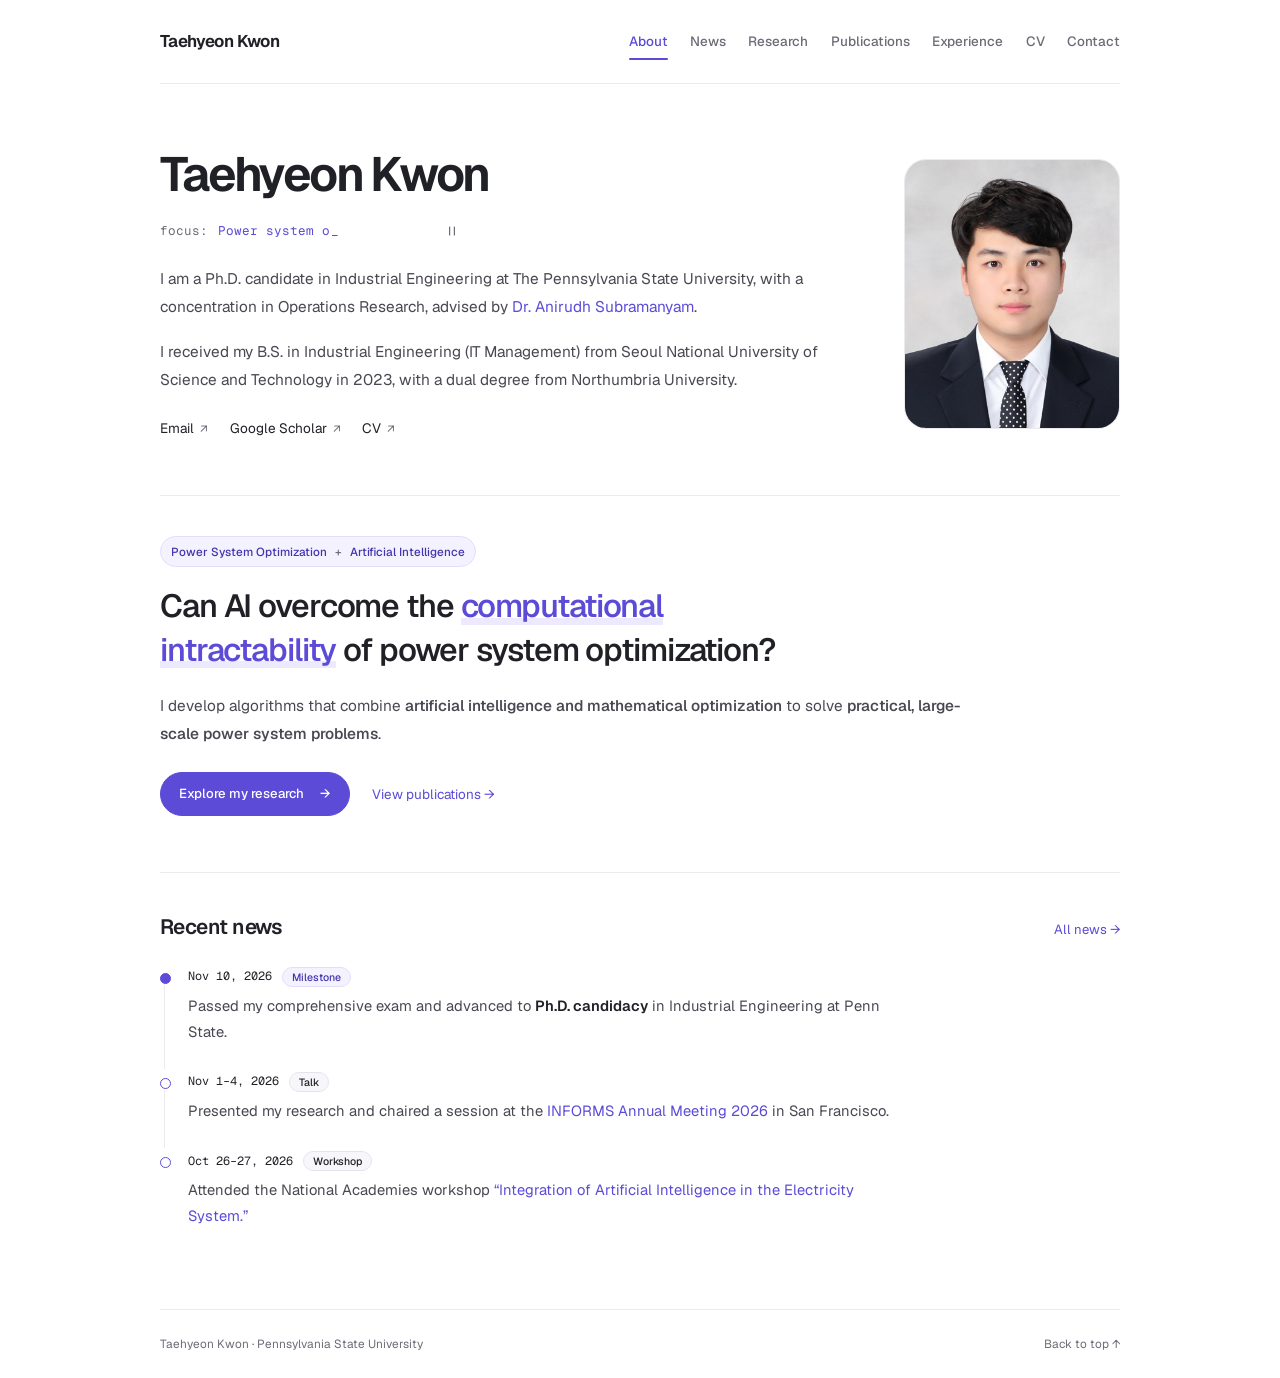
<file: index.html>
<!DOCTYPE html>
<html lang="en">
  <head>
    <meta charset="utf-8">
    <meta name="viewport" content="width=device-width, initial-scale=1">
    <meta name="description" content="Taehyeon Kwon is a Ph.D. candidate at Penn State developing AI-based algorithms for practical, large-scale power system optimization problems.">
    <meta name="theme-color" content="#ffffff">
    <meta property="og:type" content="website">
    <meta property="og:title" content="Taehyeon Kwon | Power System Optimization &amp; Artificial Intelligence">
    <meta property="og:description" content="Taehyeon Kwon is a Ph.D. candidate at Penn State developing AI-based algorithms for practical, large-scale power system optimization problems.">
    <title>Taehyeon Kwon | Power System Optimization &amp; Artificial Intelligence</title>
    <link rel="preload" href="assets/fonts/Geist-Variable.woff2" as="font" type="font/woff2" crossorigin>
    <link rel="stylesheet" href="styles.css">
    <script src="site.js" defer></script>
  </head>
  <body id="top" class="home-page">
    <a class="skip-link" href="#main-content">Skip to content</a>

    <header class="site-header">
      <div class="container header-inner">
        <a class="site-name" href="index.html">Taehyeon Kwon</a>
        <nav aria-label="Main navigation">
          <a href="index.html" aria-current="page">About</a>
          <a href="news.html">News</a>
          <a href="research.html">Research</a>
          <a href="publications.html">Publications</a>
          <a href="experience.html">Experience</a>
          <a href="cv.html">CV</a>
          <a href="contact.html">Contact</a>
        </nav>
      </div>
    </header>

    <div class="container page-layout">
    <main id="main-content" class="main-content" tabindex="-1">
      <section id="about" class="about section" aria-labelledby="about-heading">
        <div class="identity">
          <div class="identity-copy">
            <h1 id="about-heading">Taehyeon Kwon</h1>
            <div class="typing-line">
              <span class="typing-label" aria-hidden="true">focus:</span>
              <span class="typing-visual" aria-hidden="true"><span data-typewriter>Power system optimization</span><span class="typing-caret">_</span></span>
              <span class="visually-hidden">Research focus: power system optimization, artificial intelligence, and scalable algorithms.</span>
              <button class="typing-toggle" type="button" aria-label="Pause typing animation" aria-pressed="false" title="Pause typing animation" hidden>
                <svg class="pause-icon" viewBox="0 0 20 20" aria-hidden="true"><path d="M7 5v10M13 5v10"/></svg>
                <svg class="play-icon" viewBox="0 0 20 20" aria-hidden="true"><path d="m7 5 8 5-8 5Z"/></svg>
              </button>
            </div>
            <p>I am a Ph.D. candidate in Industrial Engineering at The Pennsylvania State University, with a concentration in Operations Research, advised by <a href="https://www.ime.psu.edu/department/directory-detail-g.aspx?q=azs7266">Dr. Anirudh Subramanyam</a>.</p>
            <p>I received my B.S. in Industrial Engineering (IT Management) from Seoul National University of Science and Technology in 2023, with a dual degree from Northumbria University.</p>
            <ul class="identity-links" aria-label="Profile links">
              <li><a href="mailto:tzk5446@psu.edu">Email <span aria-hidden="true">↗</span></a></li>
              <li><a href="https://scholar.google.com/citations?hl=ko&amp;user=GS3VWUcAAAAJ">Google Scholar <span aria-hidden="true">↗</span></a></li>
              <li><a href="cv.html">CV <span aria-hidden="true">↗</span></a></li>
            </ul>
          </div>
          <figure class="identity-portrait">
            <img class="portrait" src="taehyeon.jpg" width="354" height="472" alt="Portrait of Taehyeon Kwon" fetchpriority="high">
          </figure>
        </div>
        <div class="research-hook">
          <p class="research-focus">Power System Optimization <span aria-hidden="true">+</span><span class="visually-hidden">and</span> Artificial Intelligence</p>
          <h2 class="research-question">Can AI overcome the <span>computational intractability</span> of power system optimization?</h2>
          <p class="research-statement">I develop algorithms that combine <strong>artificial intelligence and mathematical optimization</strong> to solve <strong>practical, large-scale power system problems</strong>.</p>
          <div class="home-actions"><a class="button" href="research.html">Explore my research <span aria-hidden="true">→</span></a><a href="publications.html">View publications <span aria-hidden="true">→</span></a></div>
        </div>
      </section>

      <section id="recent-news" class="news-preview" aria-labelledby="recent-news-heading">
        <div class="section-heading">
          <h2 id="recent-news-heading">Recent news</h2>
          <a class="section-link" href="news.html">All news <span aria-hidden="true">→</span></a>
        </div>
        <!-- Keep the three newest items from news.html here. -->
        <ol class="news-timeline" aria-label="Three most recent news items">
          <li class="news-entry" data-kind="milestone">
            <div class="news-meta"><time class="news-date" datetime="2026-11-10">Nov 10, 2026</time><span class="news-tag news-tag-milestone">Milestone</span></div>
            <p class="news-text">Passed my comprehensive exam and advanced to <strong>Ph.D. candidacy</strong> in Industrial Engineering at Penn State.</p>
          </li>
          <li class="news-entry">
            <div class="news-meta"><time class="news-date" datetime="2026-11-01">Nov 1–4, 2026</time><span class="news-tag news-tag-talk">Talk</span></div>
            <p class="news-text">Presented my research and chaired a session at the <a href="experience.html#informs-2026">INFORMS Annual Meeting 2026</a> in San Francisco.</p>
          </li>
          <li class="news-entry">
            <div class="news-meta"><time class="news-date" datetime="2026-10-26">Oct 26–27, 2026</time><span class="news-tag news-tag-event">Workshop</span></div>
            <p class="news-text">Attended the National Academies workshop <a href="experience.html#nas-ai-2026">“Integration of Artificial Intelligence in the Electricity System.”</a></p>
          </li>
        </ol>
      </section>
    </main>
    </div>

    <footer class="site-footer">
      <div class="container footer-inner">
        <p>Taehyeon Kwon · Pennsylvania State University</p>
        <a href="#top">Back to top <span aria-hidden="true">↑</span></a>
      </div>
    </footer>
  </body>
</html>
</file>
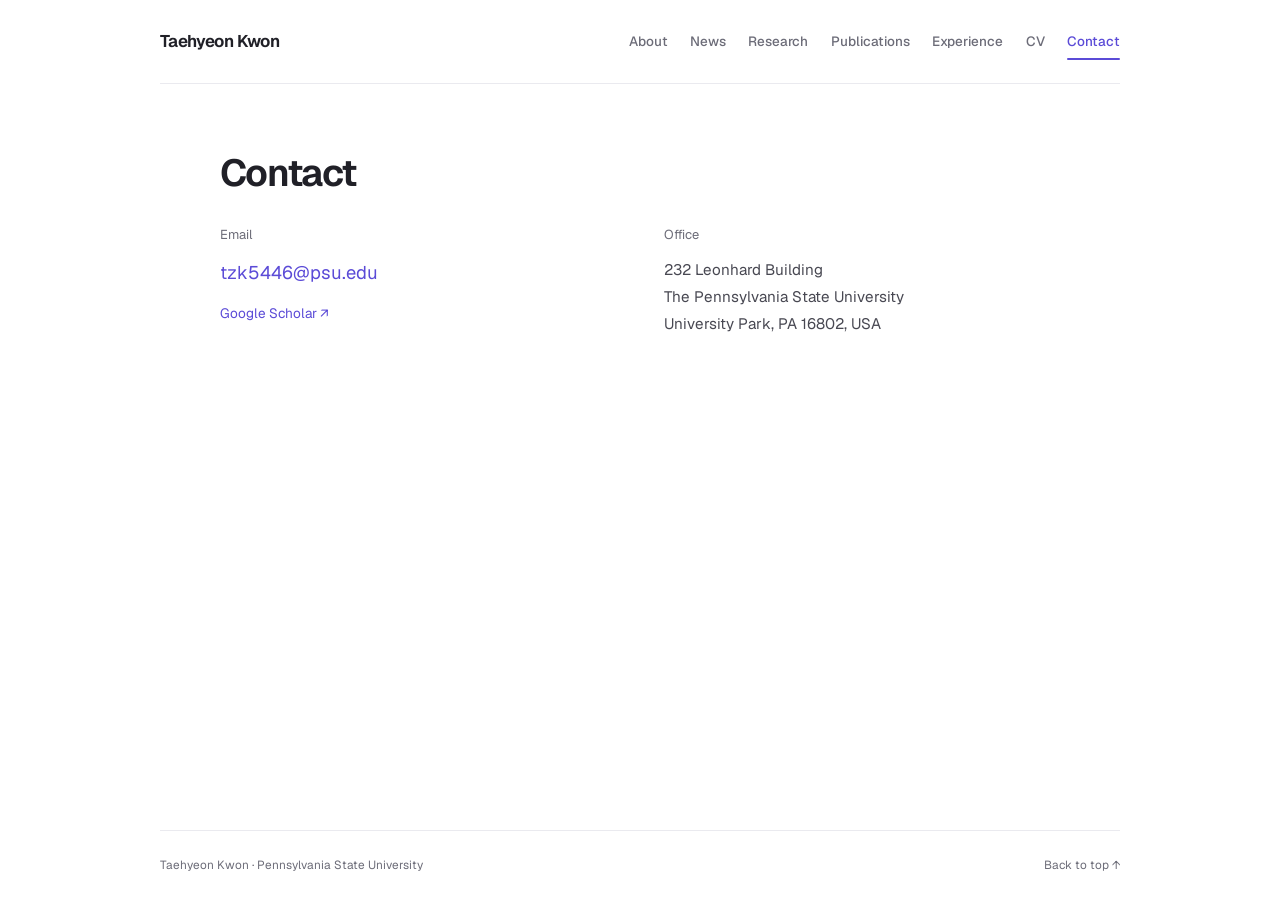
<file: contact.html>
<!DOCTYPE html>
<html lang="en">
  <head>
    <meta charset="utf-8">
    <meta name="viewport" content="width=device-width, initial-scale=1">
    <meta name="description" content="Email and office contact details for Taehyeon Kwon at Penn State.">
    <meta name="theme-color" content="#ffffff">
    <meta property="og:type" content="website">
    <meta property="og:title" content="Contact | Taehyeon Kwon">
    <meta property="og:description" content="Email and office contact details for Taehyeon Kwon at Penn State.">
    <title>Contact | Taehyeon Kwon</title>
    <link rel="preload" href="assets/fonts/Geist-Variable.woff2" as="font" type="font/woff2" crossorigin>
    <link rel="stylesheet" href="styles.css">
  </head>
  <body id="top">
    <a class="skip-link" href="#main-content">Skip to content</a>

    <header class="site-header">
      <div class="container header-inner">
        <a class="site-name" href="index.html">Taehyeon Kwon</a>
        <nav aria-label="Main navigation">
          <a href="index.html">About</a>
          <a href="news.html">News</a>
          <a href="research.html">Research</a>
          <a href="publications.html">Publications</a>
          <a href="experience.html">Experience</a>
          <a href="cv.html">CV</a>
          <a href="contact.html" aria-current="page">Contact</a>
        </nav>
      </div>
    </header>

    <div class="container page-layout">
    <main id="main-content" class="main-content" tabindex="-1">
      <section id="contact" class="section contact" aria-labelledby="contact-heading">
        <div class="section-heading"><h1 id="contact-heading">Contact</h1></div>
        <div class="contact-content">
          <div>
            <p class="contact-label">Email</p>
            <a class="contact-email" href="mailto:tzk5446@psu.edu">tzk5446@psu.edu</a>
            <p class="contact-scholar"><a href="https://scholar.google.com/citations?hl=ko&amp;user=GS3VWUcAAAAJ">Google Scholar <span aria-hidden="true">↗</span></a></p>
          </div>
          <div>
            <p class="contact-label">Office</p>
            <address>232 Leonhard Building<br>The Pennsylvania State University<br>University Park, PA 16802, USA</address>
          </div>
        </div>
      </section>
    </main>
    </div>

    <footer class="site-footer">
      <div class="container footer-inner">
        <p>Taehyeon Kwon · Pennsylvania State University</p>
        <a href="#top">Back to top <span aria-hidden="true">↑</span></a>
      </div>
    </footer>
  </body>
</html>
</file>
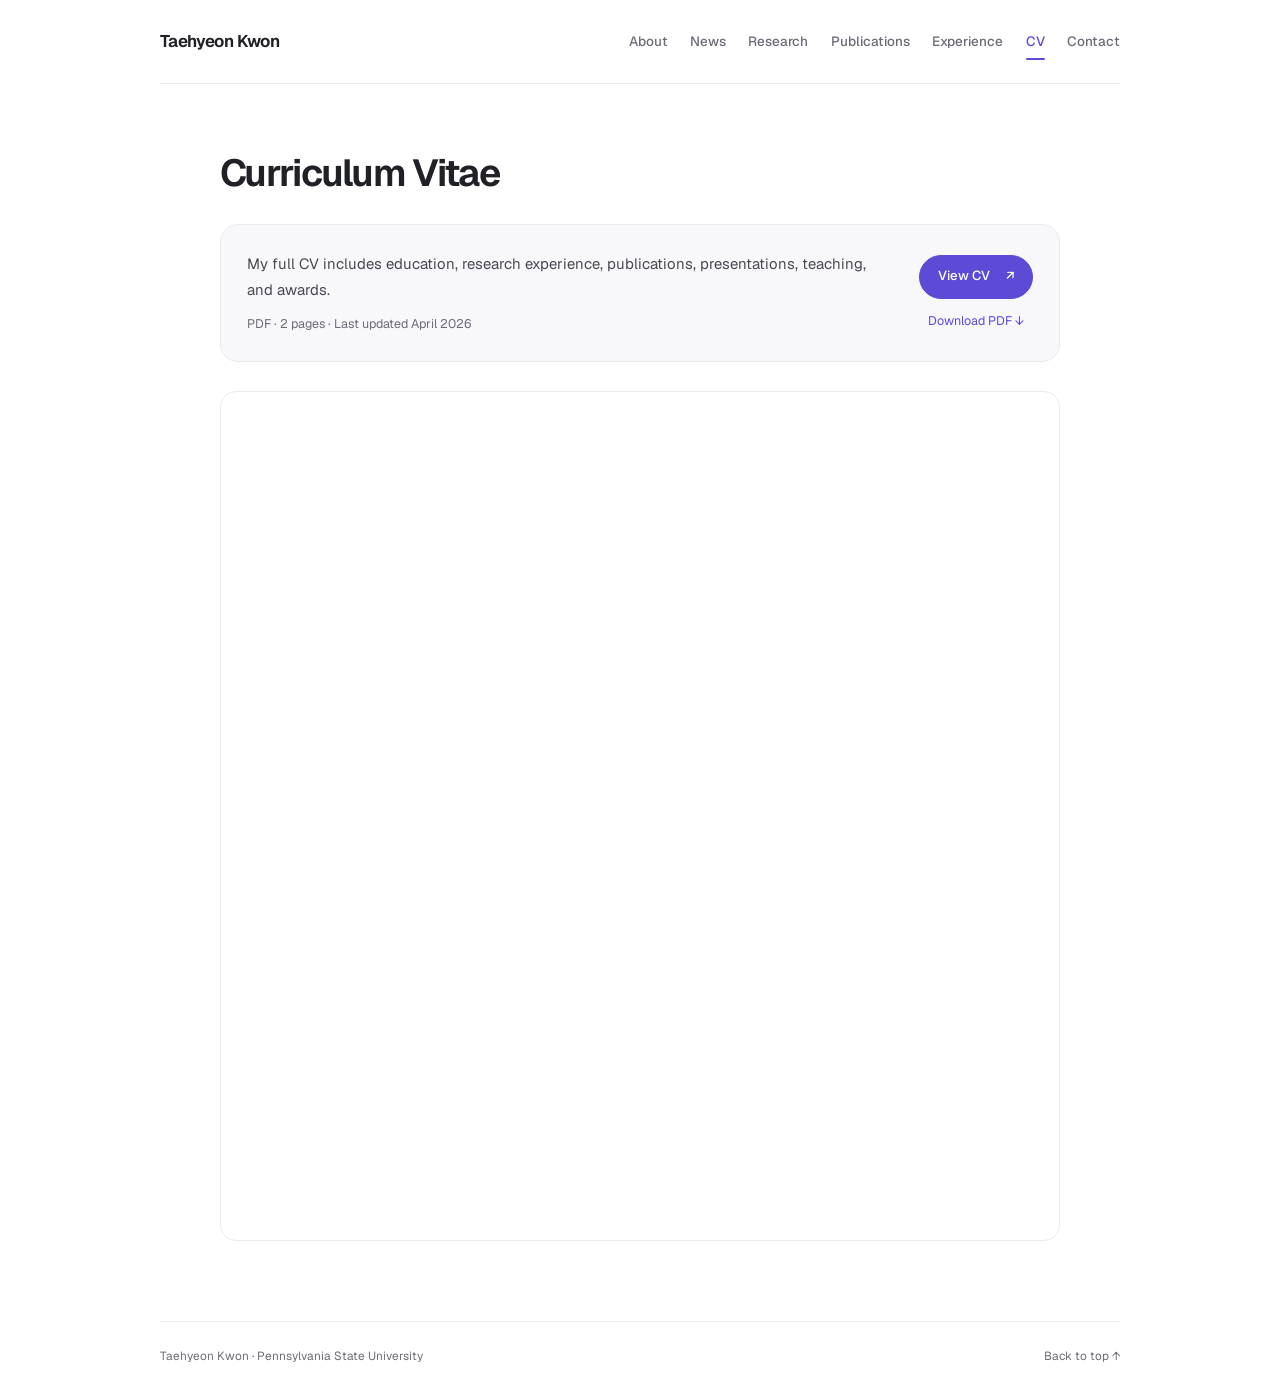
<file: cv.html>
<!DOCTYPE html>
<html lang="en">
  <head>
    <meta charset="utf-8">
    <meta name="viewport" content="width=device-width, initial-scale=1">
    <meta name="description" content="View and download the curriculum vitae of Taehyeon Kwon.">
    <meta name="theme-color" content="#ffffff">
    <meta property="og:type" content="website">
    <meta property="og:title" content="CV | Taehyeon Kwon">
    <meta property="og:description" content="View and download the curriculum vitae of Taehyeon Kwon.">
    <title>CV | Taehyeon Kwon</title>
    <link rel="preload" href="assets/fonts/Geist-Variable.woff2" as="font" type="font/woff2" crossorigin>
    <link rel="stylesheet" href="styles.css">
  </head>
  <body id="top">
    <a class="skip-link" href="#main-content">Skip to content</a>

    <header class="site-header">
      <div class="container header-inner">
        <a class="site-name" href="index.html">Taehyeon Kwon</a>
        <nav aria-label="Main navigation">
          <a href="index.html">About</a>
          <a href="news.html">News</a>
          <a href="research.html">Research</a>
          <a href="publications.html">Publications</a>
          <a href="experience.html">Experience</a>
          <a href="cv.html" aria-current="page">CV</a>
          <a href="contact.html">Contact</a>
        </nav>
      </div>
    </header>

    <div class="container page-layout">
    <main id="main-content" class="main-content" tabindex="-1">
      <section id="cv" class="section" aria-labelledby="cv-heading">
        <div class="section-heading"><h1 id="cv-heading">Curriculum Vitae</h1></div>
        <div class="cv-content">
          <div>
            <p>My full CV includes education, research experience, publications, presentations, teaching, and awards.</p>
            <p class="cv-meta">PDF · 2 pages · Last updated April 2026</p>
          </div>
          <div class="cv-actions">
            <a class="button" href="Curriculum_Vitae-19.pdf">View CV <span aria-hidden="true">↗</span></a>
            <a href="Curriculum_Vitae-19.pdf" download="Taehyeon-Kwon-CV.pdf">Download PDF <span aria-hidden="true">↓</span></a>
          </div>
        </div>
        <iframe class="cv-preview" src="Curriculum_Vitae-19.pdf#view=FitH" title="Curriculum vitae of Taehyeon Kwon" loading="lazy"></iframe>
      </section>
    </main>
    </div>

    <footer class="site-footer">
      <div class="container footer-inner">
        <p>Taehyeon Kwon · Pennsylvania State University</p>
        <a href="#top">Back to top <span aria-hidden="true">↑</span></a>
      </div>
    </footer>
  </body>
</html>
</file>
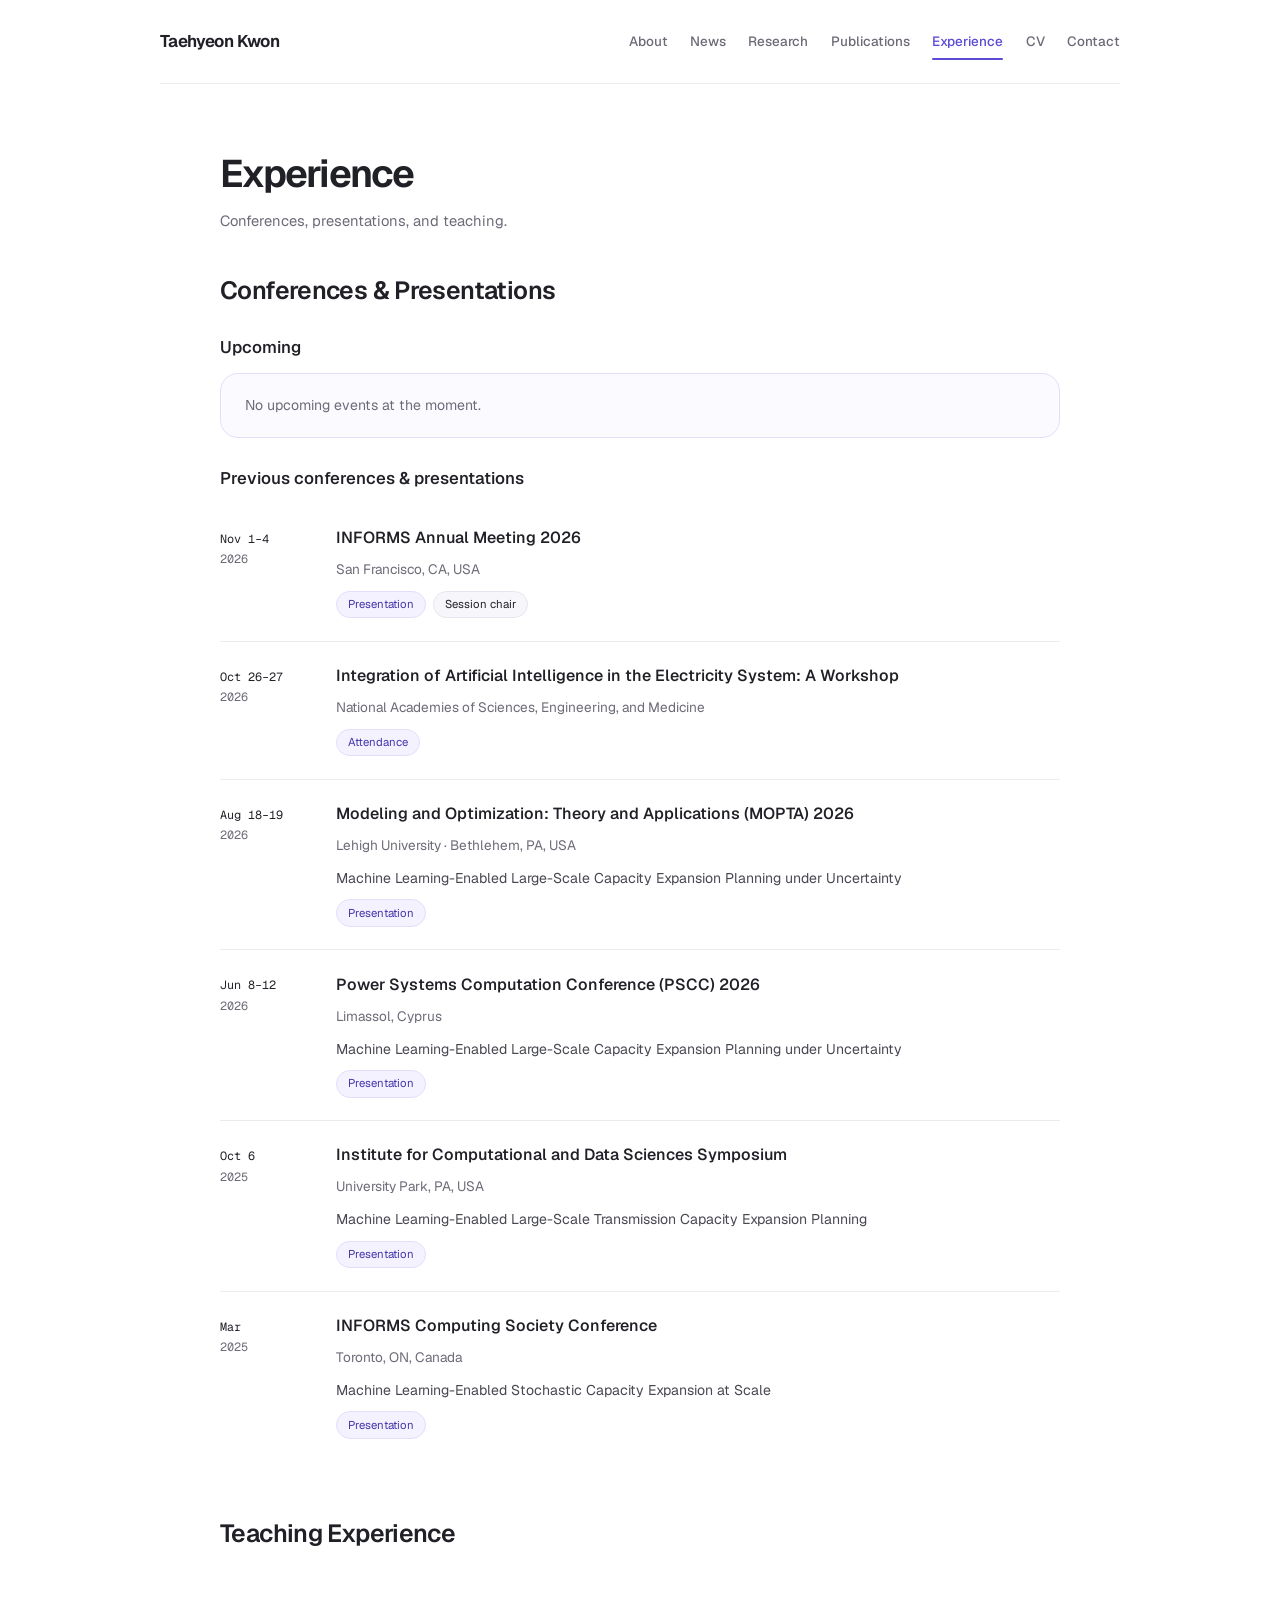
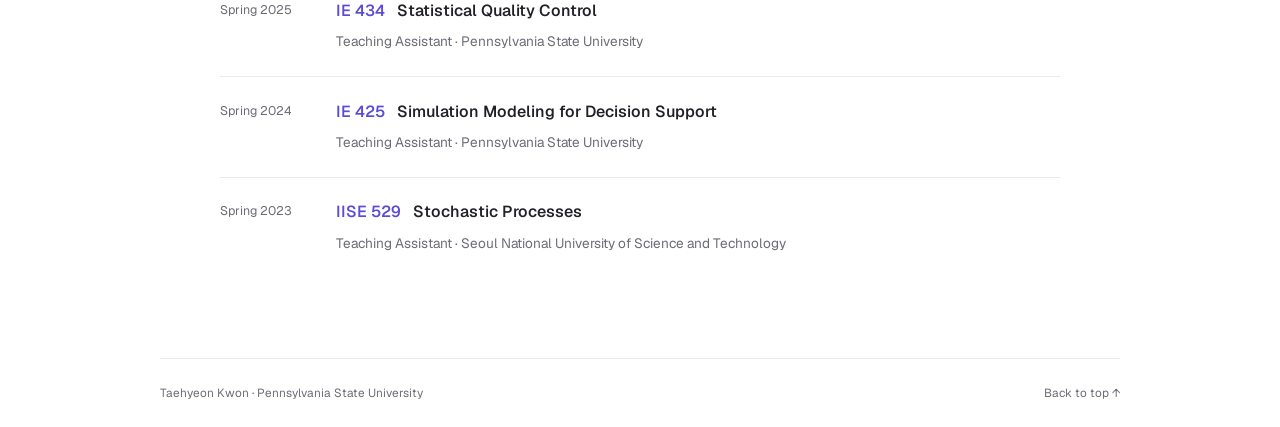
<file: experience.html>
<!DOCTYPE html>
<html lang="en">
  <head>
    <meta charset="utf-8">
    <meta name="viewport" content="width=device-width, initial-scale=1">
    <meta name="description" content="Conference presentations, upcoming academic events, and teaching assistant experience of Taehyeon Kwon.">
    <meta name="theme-color" content="#ffffff">
    <meta property="og:type" content="website">
    <meta property="og:title" content="Experience | Taehyeon Kwon">
    <meta property="og:description" content="Conference presentations, upcoming academic events, and teaching assistant experience of Taehyeon Kwon.">
    <title>Experience | Taehyeon Kwon</title>
    <link rel="preload" href="assets/fonts/Geist-Variable.woff2" as="font" type="font/woff2" crossorigin>
    <link rel="stylesheet" href="styles.css">
  </head>
  <body id="top">
    <a class="skip-link" href="#main-content">Skip to content</a>

    <header class="site-header">
      <div class="container header-inner">
        <a class="site-name" href="index.html">Taehyeon Kwon</a>
        <nav aria-label="Main navigation">
          <a href="index.html">About</a>
          <a href="news.html">News</a>
          <a href="research.html">Research</a>
          <a href="publications.html">Publications</a>
          <a href="experience.html" aria-current="page">Experience</a>
          <a href="cv.html">CV</a>
          <a href="contact.html">Contact</a>
        </nav>
      </div>
    </header>

    <div class="container page-layout">
    <main id="main-content" class="main-content" tabindex="-1">
      <div class="page-heading"><h1>Experience</h1><p>Conferences, presentations, and teaching.</p></div>
      <section id="conferences" class="section" aria-labelledby="conferences-heading">
        <div class="section-heading">
          <h2 id="conferences-heading">Conferences &amp; Presentations</h2>
        </div>

        <h3 class="event-group-heading">Upcoming</h3>
        <div class="upcoming-events">
          <!-- To add an event, replace the paragraph below with:
          <ul class="event-list" aria-label="Upcoming conferences and workshops">
            <li class="event">
              <div class="event-date"><time datetime="YYYY-MM-DD">Mon D–D</time><span>YYYY</span></div>
              <div class="event-details">
                <h4><a href="URL">Event name</a></h4>
                <p class="event-location">City, State, Country</p>
                <div class="event-roles"><span class="event-badge upcoming-badge">Presentation planned</span></div>
              </div>
            </li>
          </ul>
          -->
          <p class="upcoming-empty">No upcoming events at the moment.</p>
        </div>

        <h3 class="event-group-heading">Previous conferences &amp; presentations</h3>
        <ul class="event-list" aria-label="Previous conferences and presentations">
          <li id="informs-2026" class="event">
            <div class="event-date"><time datetime="2026-11-01">Nov 1–4</time><span>2026</span></div>
            <div class="event-details">
              <h4><a href="https://meetings.informs.org/wordpress/annual/">INFORMS Annual Meeting 2026</a></h4>
              <p class="event-location">San Francisco, CA, USA</p>
              <div class="event-roles"><span class="event-badge">Presentation</span><span class="event-badge chair-badge">Session chair</span></div>
            </div>
          </li>
          <li id="nas-ai-2026" class="event">
            <div class="event-date"><time datetime="2026-10-26">Oct 26–27</time><span>2026</span></div>
            <div class="event-details">
              <h4><a href="https://www.nationalacademies.org/projects/CAST-PSSI-26-01">Integration of Artificial Intelligence in the Electricity System: A Workshop</a></h4>
              <p class="event-location">National Academies of Sciences, Engineering, and Medicine</p>
              <div class="event-roles"><span class="event-badge">Attendance</span></div>
            </div>
          </li>
          <li id="mopta-2026" class="event">
            <div class="event-date"><time datetime="2026-08-18">Aug 18–19</time><span>2026</span></div>
            <div class="event-details">
              <h4><a href="https://coral.ise.lehigh.edu/mopta2026/">Modeling and Optimization: Theory and Applications (MOPTA) 2026</a></h4>
              <p class="event-location">Lehigh University · Bethlehem, PA, USA</p>
              <p class="event-talk">Machine Learning-Enabled Large-Scale Capacity Expansion Planning under Uncertainty</p>
              <div class="event-roles"><span class="event-badge">Presentation</span></div>
            </div>
          </li>
          <li id="pscc-2026" class="event">
            <div class="event-date"><time datetime="2026-06-08">Jun 8–12</time><span>2026</span></div>
            <div class="event-details">
              <h4><a href="https://pscc2026.cy/">Power Systems Computation Conference (PSCC) 2026</a></h4>
              <p class="event-location">Limassol, Cyprus</p>
              <p class="event-talk">Machine Learning-Enabled Large-Scale Capacity Expansion Planning under Uncertainty</p>
              <div class="event-roles"><span class="event-badge">Presentation</span></div>
            </div>
          </li>
          <li id="icds-2025" class="event">
            <div class="event-date"><time datetime="2025-10-06">Oct 6</time><span>2025</span></div>
            <div class="event-details">
              <h4><a href="https://www.psu.edu/news/institute-computational-and-data-sciences/story/institute-computational-and-data-sciences-symposium">Institute for Computational and Data Sciences Symposium</a></h4>
              <p class="event-location">University Park, PA, USA</p>
              <p class="event-talk">Machine Learning-Enabled Large-Scale Transmission Capacity Expansion Planning</p>
              <div class="event-roles"><span class="event-badge">Presentation</span></div>
            </div>
          </li>
          <li id="ics-2025" class="event">
            <div class="event-date"><time datetime="2025-03">Mar</time><span>2025</span></div>
            <div class="event-details">
              <h4><a href="https://sites.google.com/view/ics-2025/home">INFORMS Computing Society Conference</a></h4>
              <p class="event-location">Toronto, ON, Canada</p>
              <p class="event-talk">Machine Learning-Enabled Stochastic Capacity Expansion at Scale</p>
              <div class="event-roles"><span class="event-badge">Presentation</span></div>
            </div>
          </li>
        </ul>
      </section>

      <section id="teaching" class="section" aria-labelledby="teaching-heading">
        <div class="section-heading">
          <h2 id="teaching-heading">Teaching Experience</h2>
        </div>
        <ul class="teaching-list" aria-label="Teaching assistant appointments, newest first">
          <li class="teaching-entry">
            <p class="teaching-term">Spring 2025</p>
            <div>
              <h3><span class="course-code">IE 434</span> Statistical Quality Control</h3>
              <p>Teaching Assistant · Pennsylvania State University</p>
            </div>
          </li>
          <li class="teaching-entry">
            <p class="teaching-term">Spring 2024</p>
            <div>
              <h3><span class="course-code">IE 425</span> Simulation Modeling for Decision Support</h3>
              <p>Teaching Assistant · Pennsylvania State University</p>
            </div>
          </li>
          <li class="teaching-entry">
            <p class="teaching-term">Spring 2023</p>
            <div>
              <h3><span class="course-code">IISE 529</span> Stochastic Processes</h3>
              <p>Teaching Assistant · Seoul National University of Science and Technology</p>
            </div>
          </li>
        </ul>
      </section>
    </main>
    </div>

    <footer class="site-footer">
      <div class="container footer-inner">
        <p>Taehyeon Kwon · Pennsylvania State University</p>
        <a href="#top">Back to top <span aria-hidden="true">↑</span></a>
      </div>
    </footer>
  </body>
</html>
</file>
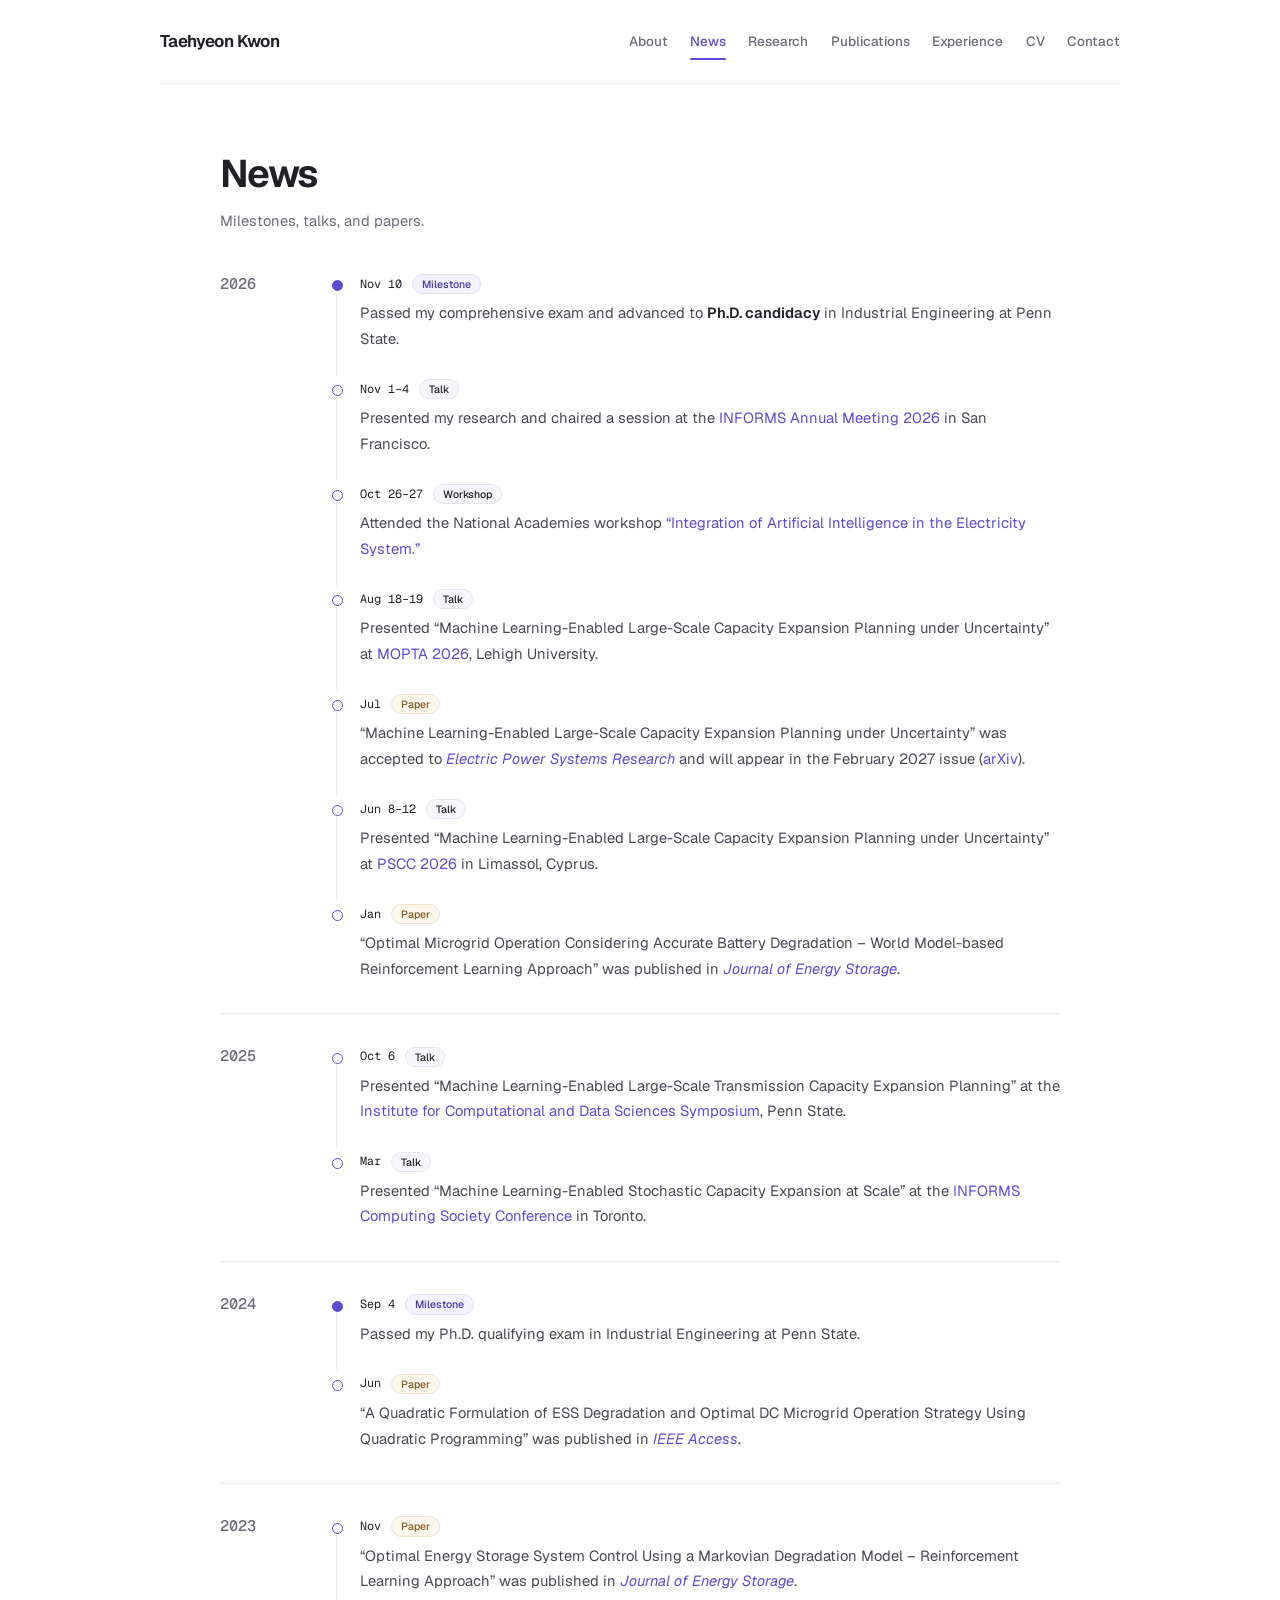
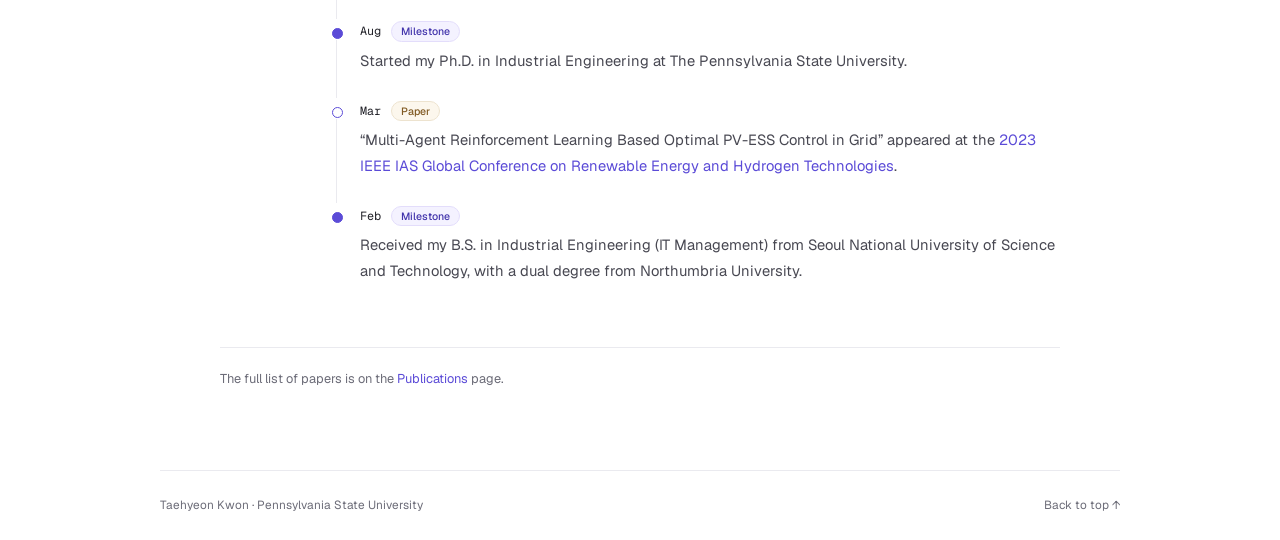
<file: news.html>
<!DOCTYPE html>
<html lang="en">
  <head>
    <meta charset="utf-8">
    <meta name="viewport" content="width=device-width, initial-scale=1">
    <meta name="description" content="News from Taehyeon Kwon: academic milestones, conference talks, and publications.">
    <meta name="theme-color" content="#ffffff">
    <meta property="og:type" content="website">
    <meta property="og:title" content="News | Taehyeon Kwon">
    <meta property="og:description" content="News from Taehyeon Kwon: academic milestones, conference talks, and publications.">
    <title>News | Taehyeon Kwon</title>
    <link rel="preload" href="assets/fonts/Geist-Variable.woff2" as="font" type="font/woff2" crossorigin>
    <link rel="stylesheet" href="styles.css">
  </head>
  <body id="top">
    <a class="skip-link" href="#main-content">Skip to content</a>

    <header class="site-header">
      <div class="container header-inner">
        <a class="site-name" href="index.html">Taehyeon Kwon</a>
        <nav aria-label="Main navigation">
          <a href="index.html">About</a>
          <a href="news.html" aria-current="page">News</a>
          <a href="research.html">Research</a>
          <a href="publications.html">Publications</a>
          <a href="experience.html">Experience</a>
          <a href="cv.html">CV</a>
          <a href="contact.html">Contact</a>
        </nav>
      </div>
    </header>

    <div class="container page-layout">
    <main id="main-content" class="main-content" tabindex="-1">
      <div class="page-heading"><h1>News</h1><p>Milestones, talks, and papers.</p></div>

      <!--
        Add new items at the top of the current year.
        Tags: news-tag-milestone (Milestone), news-tag-talk (Talk),
              news-tag-event (Workshop), news-tag-paper (Paper).
        Add data-kind="milestone" to the <li> for a filled timeline dot.
        Use only the date precision you know (e.g. "Mar" when the day is unknown).
        When adding an item, also update the three items under "Recent news" in index.html.
      -->
      <div class="news-archive">
        <section class="news-year" aria-labelledby="news-2026">
          <h2 id="news-2026" class="news-year-heading">2026</h2>
          <ol class="news-timeline">
            <li class="news-entry" data-kind="milestone">
              <div class="news-meta"><time class="news-date" datetime="2026-11-10">Nov 10</time><span class="news-tag news-tag-milestone">Milestone</span></div>
              <p class="news-text">Passed my comprehensive exam and advanced to <strong>Ph.D. candidacy</strong> in Industrial Engineering at Penn State.</p>
            </li>
            <li class="news-entry">
              <div class="news-meta"><time class="news-date" datetime="2026-11-01">Nov 1–4</time><span class="news-tag news-tag-talk">Talk</span></div>
              <p class="news-text">Presented my research and chaired a session at the <a href="experience.html#informs-2026">INFORMS Annual Meeting 2026</a> in San Francisco.</p>
            </li>
            <li class="news-entry">
              <div class="news-meta"><time class="news-date" datetime="2026-10-26">Oct 26–27</time><span class="news-tag news-tag-event">Workshop</span></div>
              <p class="news-text">Attended the National Academies workshop <a href="experience.html#nas-ai-2026">“Integration of Artificial Intelligence in the Electricity System.”</a></p>
            </li>
            <li class="news-entry">
              <div class="news-meta"><time class="news-date" datetime="2026-08-18">Aug 18–19</time><span class="news-tag news-tag-talk">Talk</span></div>
              <p class="news-text">Presented “Machine Learning-Enabled Large-Scale Capacity Expansion Planning under Uncertainty” at <a href="experience.html#mopta-2026">MOPTA 2026</a>, Lehigh University.</p>
            </li>
            <li class="news-entry">
              <div class="news-meta"><time class="news-date" datetime="2026-07">Jul</time><span class="news-tag news-tag-paper">Paper</span></div>
              <p class="news-text">“Machine Learning-Enabled Large-Scale Capacity Expansion Planning under Uncertainty” was accepted to <a href="publications.html"><cite>Electric Power Systems Research</cite></a> and will appear in the February 2027 issue (<a href="https://arxiv.org/abs/2603.13508">arXiv</a>).</p>
            </li>
            <li class="news-entry">
              <div class="news-meta"><time class="news-date" datetime="2026-06-08">Jun 8–12</time><span class="news-tag news-tag-talk">Talk</span></div>
              <p class="news-text">Presented “Machine Learning-Enabled Large-Scale Capacity Expansion Planning under Uncertainty” at <a href="experience.html#pscc-2026">PSCC 2026</a> in Limassol, Cyprus.</p>
            </li>
            <li class="news-entry">
              <div class="news-meta"><time class="news-date" datetime="2026-01">Jan</time><span class="news-tag news-tag-paper">Paper</span></div>
              <p class="news-text">“Optimal Microgrid Operation Considering Accurate Battery Degradation – World Model-based Reinforcement Learning Approach” was published in <a href="https://www.sciencedirect.com/science/article/pii/S2352152X25038642"><cite>Journal of Energy Storage</cite></a>.</p>
            </li>
          </ol>
        </section>

        <section class="news-year" aria-labelledby="news-2025">
          <h2 id="news-2025" class="news-year-heading">2025</h2>
          <ol class="news-timeline">
            <li class="news-entry">
              <div class="news-meta"><time class="news-date" datetime="2025-10-06">Oct 6</time><span class="news-tag news-tag-talk">Talk</span></div>
              <p class="news-text">Presented “Machine Learning-Enabled Large-Scale Transmission Capacity Expansion Planning” at the <a href="experience.html#icds-2025">Institute for Computational and Data Sciences Symposium</a>, Penn State.</p>
            </li>
            <li class="news-entry">
              <div class="news-meta"><time class="news-date" datetime="2025-03">Mar</time><span class="news-tag news-tag-talk">Talk</span></div>
              <p class="news-text">Presented “Machine Learning-Enabled Stochastic Capacity Expansion at Scale” at the <a href="experience.html#ics-2025">INFORMS Computing Society Conference</a> in Toronto.</p>
            </li>
          </ol>
        </section>

        <section class="news-year" aria-labelledby="news-2024">
          <h2 id="news-2024" class="news-year-heading">2024</h2>
          <ol class="news-timeline">
            <li class="news-entry" data-kind="milestone">
              <div class="news-meta"><time class="news-date" datetime="2024-09-04">Sep 4</time><span class="news-tag news-tag-milestone">Milestone</span></div>
              <p class="news-text">Passed my Ph.D. qualifying exam in Industrial Engineering at Penn State.</p>
            </li>
            <li class="news-entry">
              <div class="news-meta"><time class="news-date" datetime="2024-06">Jun</time><span class="news-tag news-tag-paper">Paper</span></div>
              <p class="news-text">“A Quadratic Formulation of ESS Degradation and Optimal DC Microgrid Operation Strategy Using Quadratic Programming” was published in <a href="https://ieeexplore.ieee.org/abstract/document/10557583"><cite>IEEE Access</cite></a>.</p>
            </li>
          </ol>
        </section>

        <section class="news-year" aria-labelledby="news-2023">
          <h2 id="news-2023" class="news-year-heading">2023</h2>
          <ol class="news-timeline">
            <li class="news-entry">
              <div class="news-meta"><time class="news-date" datetime="2023-11">Nov</time><span class="news-tag news-tag-paper">Paper</span></div>
              <p class="news-text">“Optimal Energy Storage System Control Using a Markovian Degradation Model – Reinforcement Learning Approach” was published in <a href="https://www.sciencedirect.com/science/article/pii/S2352152X23013610"><cite>Journal of Energy Storage</cite></a>.</p>
            </li>
            <li class="news-entry" data-kind="milestone">
              <div class="news-meta"><time class="news-date" datetime="2023-08">Aug</time><span class="news-tag news-tag-milestone">Milestone</span></div>
              <p class="news-text">Started my Ph.D. in Industrial Engineering at The Pennsylvania State University.</p>
            </li>
            <li class="news-entry">
              <div class="news-meta"><time class="news-date" datetime="2023-03">Mar</time><span class="news-tag news-tag-paper">Paper</span></div>
              <p class="news-text">“Multi-Agent Reinforcement Learning Based Optimal PV-ESS Control in Grid” appeared at the <a href="https://ieeexplore.ieee.org/abstract/document/10087384">2023 IEEE IAS Global Conference on Renewable Energy and Hydrogen Technologies</a>.</p>
            </li>
            <li class="news-entry" data-kind="milestone">
              <div class="news-meta"><time class="news-date" datetime="2023-02">Feb</time><span class="news-tag news-tag-milestone">Milestone</span></div>
              <p class="news-text">Received my B.S. in Industrial Engineering (IT Management) from Seoul National University of Science and Technology, with a dual degree from Northumbria University.</p>
            </li>
          </ol>
        </section>
      </div>

      <p class="news-note">The full list of papers is on the <a href="publications.html">Publications</a> page.</p>
    </main>
    </div>

    <footer class="site-footer">
      <div class="container footer-inner">
        <p>Taehyeon Kwon · Pennsylvania State University</p>
        <a href="#top">Back to top <span aria-hidden="true">↑</span></a>
      </div>
    </footer>
  </body>
</html>
</file>
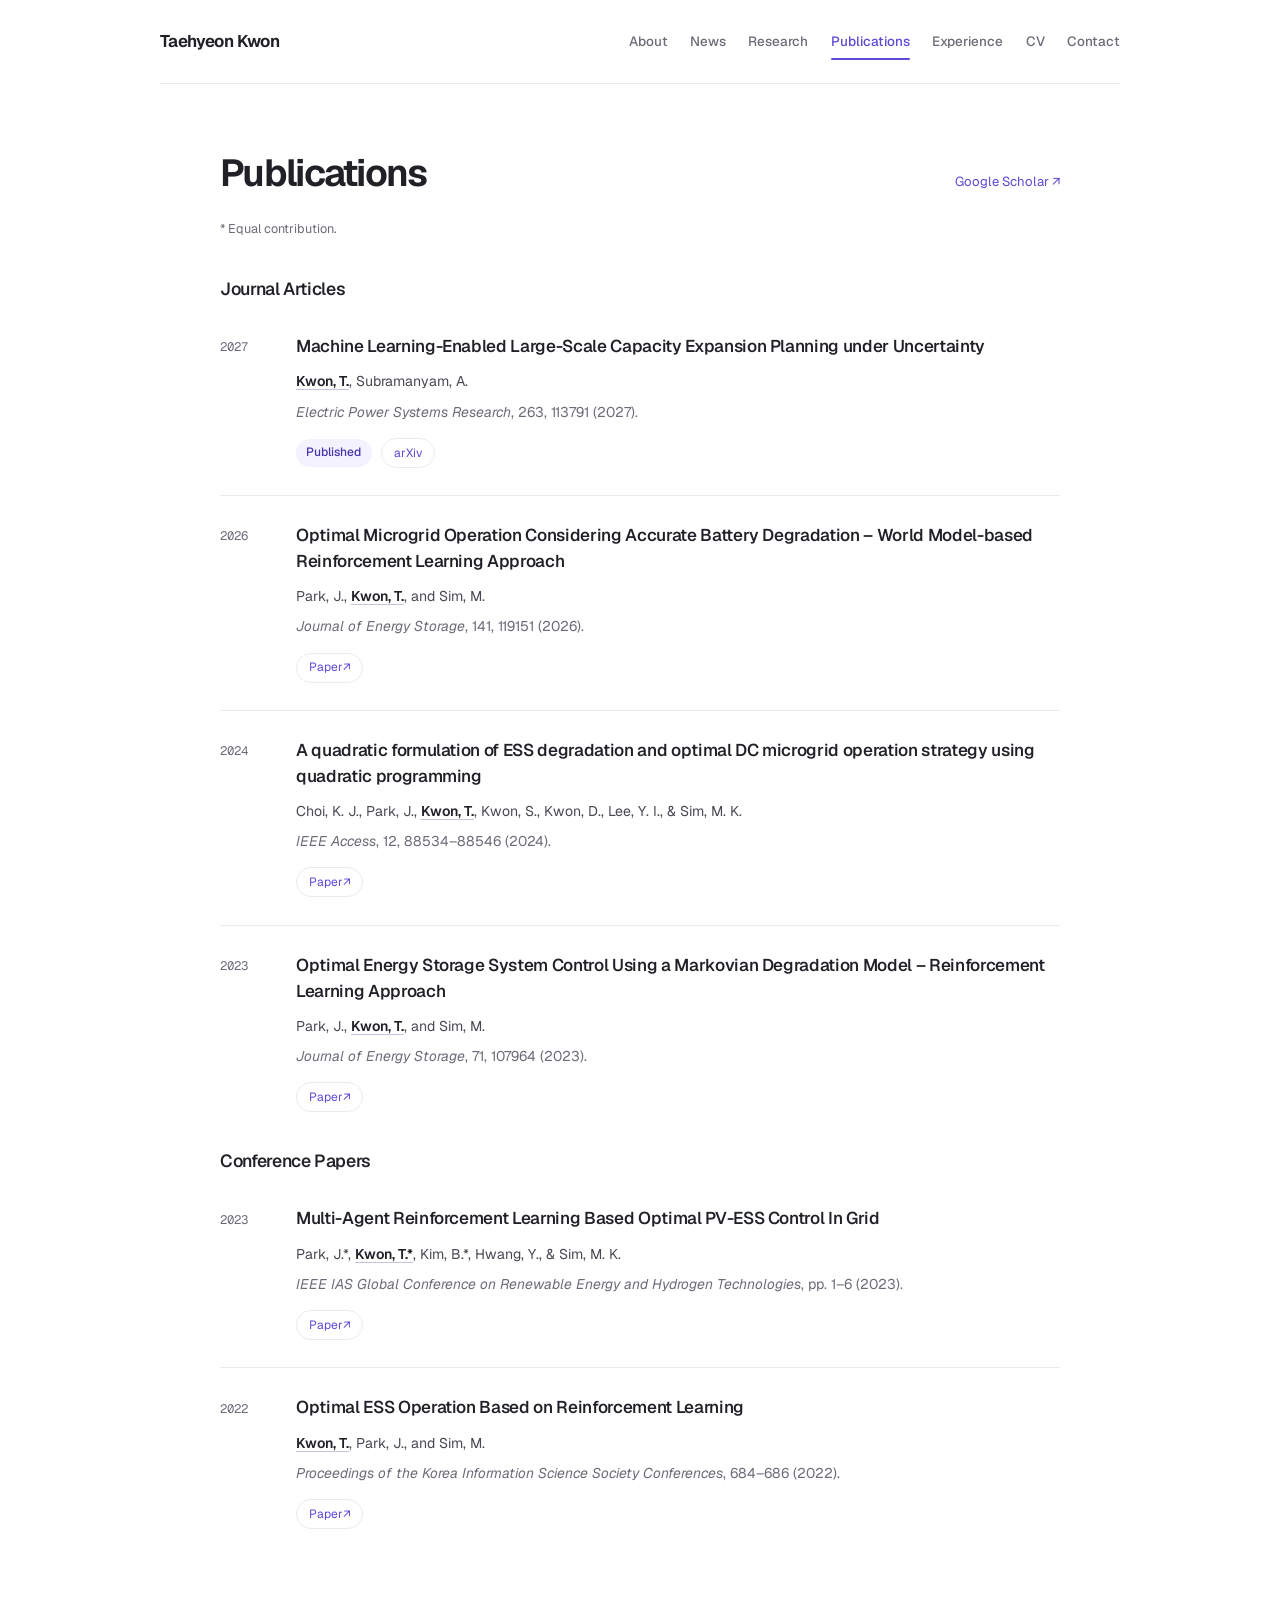
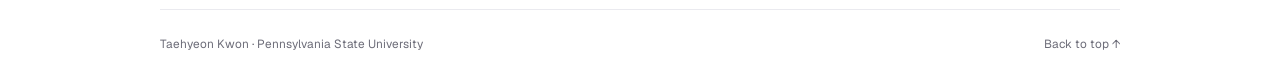
<file: publications.html>
<!DOCTYPE html>
<html lang="en">
  <head>
    <meta charset="utf-8">
    <meta name="viewport" content="width=device-width, initial-scale=1">
    <meta name="description" content="Journal articles and conference papers by Taehyeon Kwon on power system optimization and artificial intelligence.">
    <meta name="theme-color" content="#ffffff">
    <meta property="og:type" content="website">
    <meta property="og:title" content="Publications | Taehyeon Kwon">
    <meta property="og:description" content="Journal articles and conference papers by Taehyeon Kwon on power system optimization and artificial intelligence.">
    <title>Publications | Taehyeon Kwon</title>
    <link rel="preload" href="assets/fonts/Geist-Variable.woff2" as="font" type="font/woff2" crossorigin>
    <link rel="stylesheet" href="styles.css">
  </head>
  <body id="top">
    <a class="skip-link" href="#main-content">Skip to content</a>

    <header class="site-header">
      <div class="container header-inner">
        <a class="site-name" href="index.html">Taehyeon Kwon</a>
        <nav aria-label="Main navigation">
          <a href="index.html">About</a>
          <a href="news.html">News</a>
          <a href="research.html">Research</a>
          <a href="publications.html" aria-current="page">Publications</a>
          <a href="experience.html">Experience</a>
          <a href="cv.html">CV</a>
          <a href="contact.html">Contact</a>
        </nav>
      </div>
    </header>

    <div class="container page-layout">
    <main id="main-content" class="main-content" tabindex="-1">
      <section id="publications" class="section" aria-labelledby="publications-heading">
        <div class="section-heading">
          <h1 id="publications-heading">Publications</h1>
          <a class="section-link" href="https://scholar.google.com/citations?hl=ko&amp;user=GS3VWUcAAAAJ">Google Scholar <span aria-hidden="true">↗</span></a>
        </div>
        <p class="publication-note">* Equal contribution.</p>
        <h2 class="publication-group-heading">Journal Articles</h2>
        <ol class="publication-list" aria-label="Journal articles, newest first">
          <li class="publication">
            <span class="publication-year">2027</span>
            <div>
              <h3><a href="https://arxiv.org/abs/2603.13508">Machine Learning-Enabled Large-Scale Capacity Expansion Planning under Uncertainty</a></h3>
              <p class="authors"><strong>Kwon, T.</strong>, Subramanyam, A.</p>
              <p class="venue"><cite>Electric Power Systems Research</cite>, 263, 113791 (2027).</p>
              <div class="publication-links"><span class="publication-status">Published</span><a href="https://arxiv.org/abs/2603.13508">arXiv</a></div>
            </div>
          </li>
          <li class="publication">
            <span class="publication-year">2026</span>
            <div>
              <h3><a href="https://www.sciencedirect.com/science/article/pii/S2352152X25038642?dgcid=coauthor">Optimal Microgrid Operation Considering Accurate Battery Degradation – World Model-based Reinforcement Learning Approach</a></h3>
              <p class="authors">Park, J., <strong>Kwon, T.</strong>, and Sim, M.</p>
              <p class="venue"><cite>Journal of Energy Storage</cite>, 141, 119151 (2026).</p>
              <div class="publication-links"><a href="https://www.sciencedirect.com/science/article/pii/S2352152X25038642?dgcid=coauthor" aria-label="Read Optimal Microgrid Operation Considering Accurate Battery Degradation">Paper <span aria-hidden="true">↗</span></a></div>
            </div>
          </li>
          <li class="publication">
            <span class="publication-year">2024</span>
            <div>
              <h3><a href="https://ieeexplore.ieee.org/abstract/document/10557583">A quadratic formulation of ESS degradation and optimal DC microgrid operation strategy using quadratic programming</a></h3>
              <p class="authors">Choi, K. J., Park, J., <strong>Kwon, T.</strong>, Kwon, S., Kwon, D., Lee, Y. I., &amp; Sim, M. K.</p>
              <p class="venue"><cite>IEEE Access</cite>, 12, 88534–88546 (2024).</p>
              <div class="publication-links"><a href="https://ieeexplore.ieee.org/abstract/document/10557583" aria-label="Read A quadratic formulation of ESS degradation and optimal DC microgrid operation strategy">Paper <span aria-hidden="true">↗</span></a></div>
            </div>
          </li>
          <li class="publication">
            <span class="publication-year">2023</span>
            <div>
              <h3><a href="https://www.sciencedirect.com/science/article/pii/S2352152X23013610">Optimal Energy Storage System Control Using a Markovian Degradation Model – Reinforcement Learning Approach</a></h3>
              <p class="authors">Park, J., <strong>Kwon, T.</strong>, and Sim, M.</p>
              <p class="venue"><cite>Journal of Energy Storage</cite>, 71, 107964 (2023).</p>
              <div class="publication-links"><a href="https://www.sciencedirect.com/science/article/pii/S2352152X23013610" aria-label="Read Optimal Energy Storage System Control Using a Markovian Degradation Model">Paper <span aria-hidden="true">↗</span></a></div>
            </div>
          </li>
        </ol>

        <h2 class="publication-group-heading">Conference Papers</h2>
        <ol class="publication-list" aria-label="Conference papers, newest first">
          <li class="publication">
            <span class="publication-year">2023</span>
            <div>
              <h3><a href="https://ieeexplore.ieee.org/abstract/document/10087384">Multi-Agent Reinforcement Learning Based Optimal PV-ESS Control In Grid</a></h3>
              <p class="authors">Park, J.*, <strong>Kwon, T.*</strong>, Kim, B.*, Hwang, Y., &amp; Sim, M. K.</p>
              <p class="venue"><cite>IEEE IAS Global Conference on Renewable Energy and Hydrogen Technologies</cite>, pp. 1–6 (2023).</p>
              <div class="publication-links"><a href="https://ieeexplore.ieee.org/abstract/document/10087384" aria-label="Read Multi-Agent Reinforcement Learning Based Optimal PV-ESS Control In Grid">Paper <span aria-hidden="true">↗</span></a></div>
            </div>
          </li>
          <li class="publication">
            <span class="publication-year">2022</span>
            <div>
              <h3><a href="https://www.dbpia.co.kr/Journal/articleDetail?nodeId=NODE11113440">Optimal ESS Operation Based on Reinforcement Learning</a></h3>
              <p class="authors"><strong>Kwon, T.</strong>, Park, J., and Sim, M.</p>
              <p class="venue"><cite>Proceedings of the Korea Information Science Society Conferences</cite>, 684–686 (2022).</p>
              <div class="publication-links"><a href="https://www.dbpia.co.kr/Journal/articleDetail?nodeId=NODE11113440" aria-label="Read Optimal ESS Operation Based on Reinforcement Learning">Paper <span aria-hidden="true">↗</span></a></div>
            </div>
          </li>
        </ol>
      </section>
    </main>
    </div>

    <footer class="site-footer">
      <div class="container footer-inner">
        <p>Taehyeon Kwon · Pennsylvania State University</p>
        <a href="#top">Back to top <span aria-hidden="true">↑</span></a>
      </div>
    </footer>
  </body>
</html>
</file>
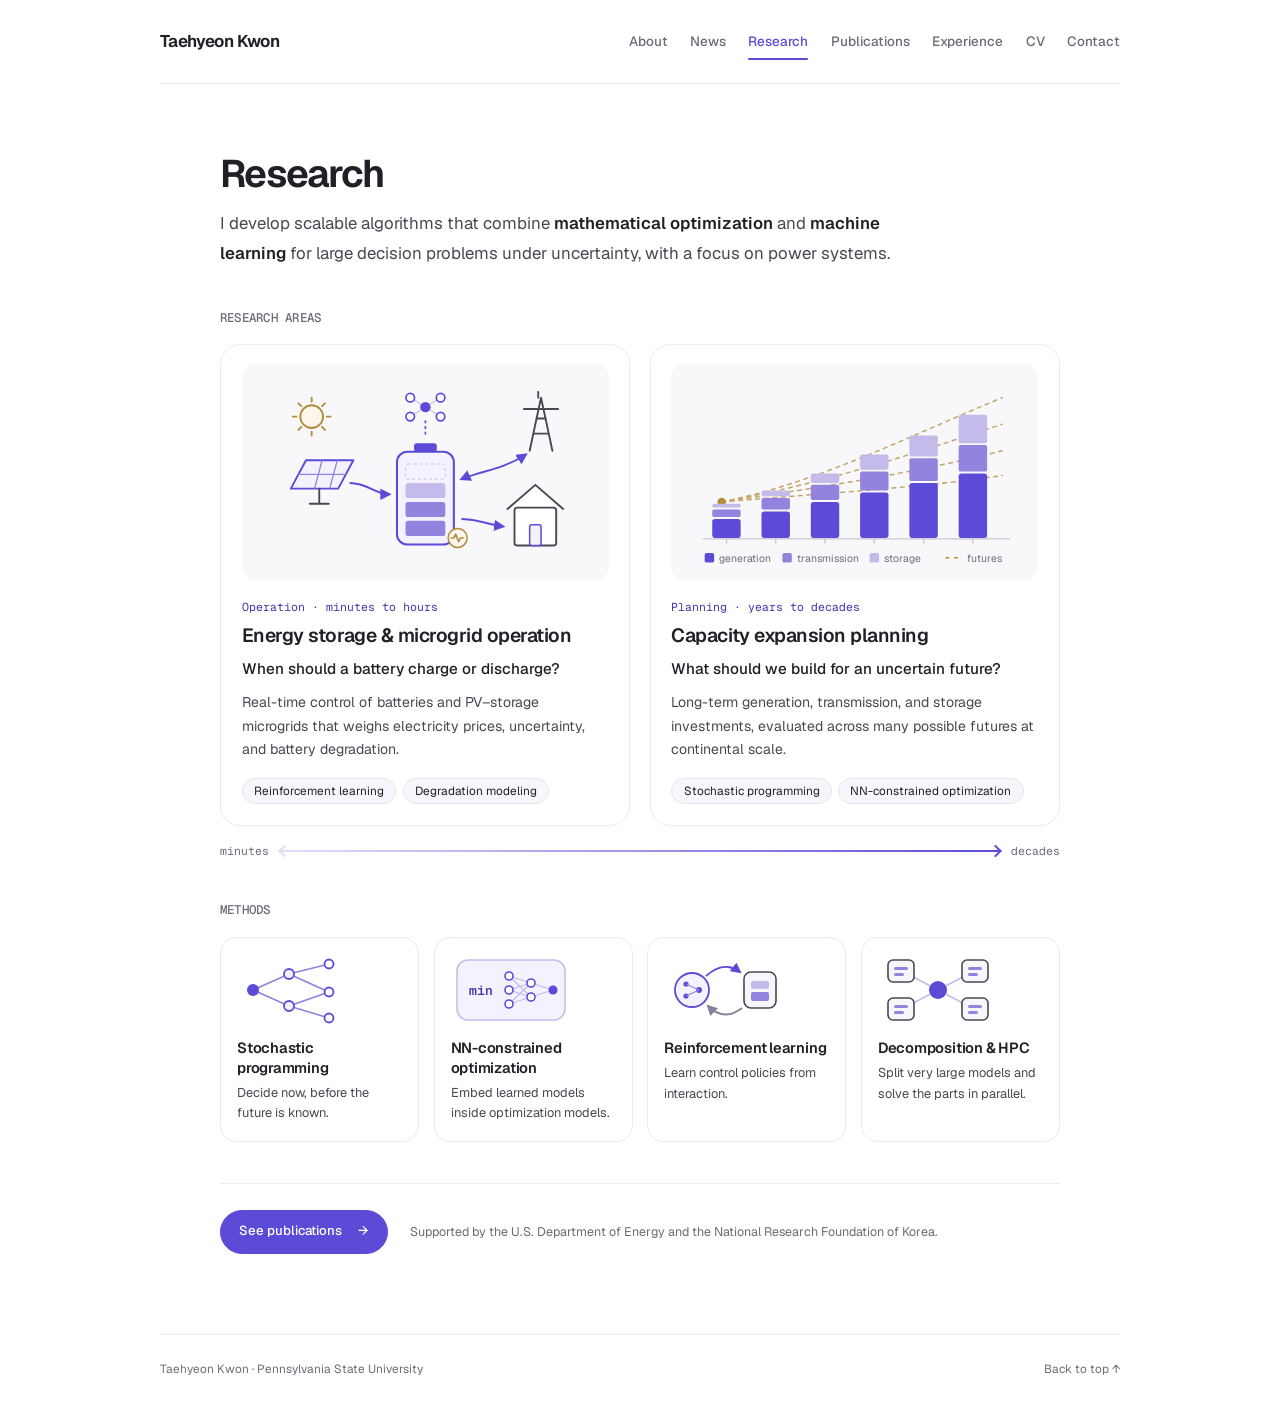
<file: research.html>
<!DOCTYPE html>
<html lang="en">
  <head>
    <meta charset="utf-8">
    <meta name="viewport" content="width=device-width, initial-scale=1">
    <meta name="description" content="Research areas of Taehyeon Kwon: scalable algorithms that combine mathematical optimization and machine learning for power system planning and operation under uncertainty.">
    <meta name="theme-color" content="#ffffff">
    <meta property="og:type" content="website">
    <meta property="og:title" content="Research | Taehyeon Kwon">
    <meta property="og:description" content="Research areas of Taehyeon Kwon: scalable algorithms that combine mathematical optimization and machine learning for power system planning and operation under uncertainty.">
    <title>Research | Taehyeon Kwon</title>
    <link rel="preload" href="assets/fonts/Geist-Variable.woff2" as="font" type="font/woff2" crossorigin>
    <link rel="stylesheet" href="styles.css">
  </head>
  <body id="top">
    <a class="skip-link" href="#main-content">Skip to content</a>

    <header class="site-header">
      <div class="container header-inner">
        <a class="site-name" href="index.html">Taehyeon Kwon</a>
        <nav aria-label="Main navigation">
          <a href="index.html">About</a>
          <a href="news.html">News</a>
          <a href="research.html" aria-current="page">Research</a>
          <a href="publications.html">Publications</a>
          <a href="experience.html">Experience</a>
          <a href="cv.html">CV</a>
          <a href="contact.html">Contact</a>
        </nav>
      </div>
    </header>

    <div class="container page-layout">
    <main id="main-content" class="main-content" tabindex="-1">
      <div class="page-heading">
        <h1>Research</h1>
        <p class="research-lead">I develop scalable algorithms that combine <strong>mathematical optimization</strong> and <strong>machine learning</strong> for large decision problems under uncertainty, with a focus on power systems.</p>
      </div>

      <!-- Research areas -->
      <section class="research-block" aria-labelledby="areas-heading">
        <h2 id="areas-heading" class="block-heading">Research areas</h2>
        <div class="area-grid">
          <article id="operation" class="area-card">
            <svg class="area-art" viewBox="0 0 360 200" role="img" aria-label="Solar panel, power grid, and a house connected to a battery whose charging is set by a learned controller.">
              <defs>
                <marker id="op-arrow" viewBox="0 0 10 10" refX="8" refY="5" markerWidth="6" markerHeight="6" orient="auto-start-reverse"><path d="M0 0 10 5 0 10z" fill="#5b4bd7"/></marker>
              </defs>
              <!-- sun + PV -->
              <g stroke="#b58a3c" stroke-width="2" stroke-linecap="round"><circle cx="60" cy="42" r="12" fill="#fcf7ed"/><path d="M60 22v4M60 58v4M40 42h4M76 42h4M46 28l3 3M71 53l3 3M46 56l3-3M71 31l3-3"/></g>
              <path d="M38 118 54 88h50l-16 30Z" fill="#f4f2ff" stroke="#5b4bd7" stroke-width="2" stroke-linejoin="round"/>
              <path d="M46 103h50M71 88l-8 30M87 88l-8 30" stroke="#9284de" stroke-width="1.4"/>
              <path d="M68 118v16M58 134h20" stroke="#484852" stroke-width="2" stroke-linecap="round"/>
              <!-- grid tower -->
              <g fill="none" stroke="#484852" stroke-width="2" stroke-linejoin="round" stroke-linecap="round"><path d="M290 78 302 22l12 56M294 60h16M297 44h10M284 34h36M299 22v-6"/></g>
              <!-- house -->
              <g fill="#fff" stroke="#484852" stroke-width="2" stroke-linejoin="round"><path d="M266 140 296 114l30 26"/><rect x="274" y="138" width="44" height="40" rx="3"/></g>
              <rect x="290" y="156" width="12" height="22" rx="2" fill="#f4f2ff" stroke="#5b4bd7" stroke-width="1.6"/>
              <!-- battery -->
              <rect x="168" y="70" width="24" height="9" rx="3" fill="#5b4bd7"/>
              <rect x="150" y="79" width="60" height="98" rx="11" fill="#f4f2ff" stroke="#5b4bd7" stroke-width="2.2"/>
              <g fill="#9284de"><rect x="159" y="152" width="42" height="16" rx="3"/><rect x="159" y="132" width="42" height="16" rx="3"/></g>
              <rect x="159" y="112" width="42" height="16" rx="3" fill="#c4bbea"/>
              <rect x="159" y="92" width="42" height="16" rx="3" fill="none" stroke="#c4bbea" stroke-dasharray="3 3"/>
              <!-- wear -->
              <circle cx="214" cy="170" r="10" fill="#fcf7ed" stroke="#b58a3c" stroke-width="1.6"/>
              <path d="M207 170h3l2-4 3 8 2-4h3" fill="none" stroke="#b58a3c" stroke-width="1.6" stroke-linecap="round" stroke-linejoin="round"/>
              <!-- controller -->
              <g stroke="#c4bbea" stroke-width="1.2"><path d="M164 22 180 32M164 42 180 32M180 32 196 22M180 32 196 42"/></g>
              <g fill="#fff" stroke="#5b4bd7" stroke-width="1.8"><circle cx="164" cy="22" r="4.5"/><circle cx="164" cy="42" r="4.5"/><circle cx="196" cy="22" r="4.5"/><circle cx="196" cy="42" r="4.5"/></g>
              <circle cx="180" cy="32" r="5.5" fill="#5b4bd7"/>
              <path d="M180 46v18" stroke="#5b4bd7" stroke-width="1.8" stroke-dasharray="3 3"/>
              <!-- flows -->
              <g fill="none" stroke="#5b4bd7" stroke-width="2">
                <path d="M100 112 C120 112 126 124 142 124" marker-end="url(#op-arrow)"/>
                <path d="M218 150 C236 150 246 156 262 158" marker-end="url(#op-arrow)"/>
                <path d="M286 82 C262 98 236 100 218 108" marker-start="url(#op-arrow)" marker-end="url(#op-arrow)"/>
              </g>
            </svg>
            <p class="area-scale">Operation · minutes to hours</p>
            <h3>Energy storage &amp; microgrid operation</h3>
            <p class="area-question">When should a battery charge or discharge?</p>
            <p class="area-text">Real-time control of batteries and PV–storage microgrids that weighs electricity prices, uncertainty, and battery degradation.</p>
            <ul class="method-tags" aria-label="Main methods">
              <li>Reinforcement learning</li>
              <li>Degradation modeling</li>
            </ul>
          </article>

          <article id="planning" class="area-card">
            <svg class="area-art" viewBox="0 0 360 200" role="img" aria-label="Generation, transmission, and storage capacity growing over decades beneath a fan of uncertain future demand scenarios.">
              <!-- uncertainty fan -->
              <g fill="none" stroke="#b58a3c" stroke-width="1.6" stroke-dasharray="4 5" stroke-linecap="round" opacity="0.75">
                <path d="M40 132 C140 112 230 66 336 22"/>
                <path d="M40 132 C150 112 240 82 336 50"/>
                <path d="M40 132 C150 116 250 100 336 78"/>
                <path d="M40 132 C160 122 260 116 336 104"/>
              </g>
              <circle cx="40" cy="132" r="4.5" fill="#b58a3c"/>
              <!-- capacity build-out -->
              <g>
                <rect x="30" y="150" width="30" height="20" rx="3" fill="#5b4bd7"/><rect x="30" y="140" width="30" height="8" rx="2" fill="#9284de"/><rect x="30" y="134" width="30" height="4" rx="2" fill="#c4bbea"/>
                <rect x="82" y="142" width="30" height="28" rx="3" fill="#5b4bd7"/><rect x="82" y="128" width="30" height="12" rx="2" fill="#9284de"/><rect x="82" y="120" width="30" height="6" rx="2" fill="#c4bbea"/>
                <rect x="134" y="132" width="30" height="38" rx="3" fill="#5b4bd7"/><rect x="134" y="114" width="30" height="16" rx="2" fill="#9284de"/><rect x="134" y="102" width="30" height="10" rx="2" fill="#c4bbea"/>
                <rect x="186" y="122" width="30" height="48" rx="3" fill="#5b4bd7"/><rect x="186" y="100" width="30" height="20" rx="2" fill="#9284de"/><rect x="186" y="82" width="30" height="16" rx="2" fill="#c4bbea"/>
                <rect x="238" y="112" width="30" height="58" rx="3" fill="#5b4bd7"/><rect x="238" y="86" width="30" height="24" rx="2" fill="#9284de"/><rect x="238" y="62" width="30" height="22" rx="2" fill="#c4bbea"/>
                <rect x="290" y="102" width="30" height="68" rx="3" fill="#5b4bd7"/><rect x="290" y="72" width="30" height="28" rx="2" fill="#9284de"/><rect x="290" y="40" width="30" height="30" rx="2" fill="#c4bbea"/>
              </g>
              <path d="M20 171H344" stroke="#c9c7d3" stroke-width="1.5"/>
              <g stroke="#c9c7d3" stroke-width="1.5"><path d="M45 171v5M97 171v5M149 171v5M201 171v5M253 171v5M305 171v5"/></g>
              <!-- legend dots -->
              <g><rect x="22" y="186" width="10" height="10" rx="2" fill="#5b4bd7"/><rect x="104" y="186" width="10" height="10" rx="2" fill="#9284de"/><rect x="196" y="186" width="10" height="10" rx="2" fill="#c4bbea"/></g>
              <g class="art-legend"><text x="37" y="195">generation</text><text x="119" y="195">transmission</text><text x="211" y="195">storage</text></g>
              <g stroke="#b58a3c" stroke-width="1.6" stroke-dasharray="4 5"><path d="M276 191h18"/></g>
              <text class="art-legend" x="299" y="195">futures</text>
            </svg>
            <p class="area-scale">Planning · years to decades</p>
            <h3>Capacity expansion planning</h3>
            <p class="area-question">What should we build for an uncertain future?</p>
            <p class="area-text">Long-term generation, transmission, and storage investments, evaluated across many possible futures at continental scale.</p>
            <ul class="method-tags" aria-label="Main methods">
              <li>Stochastic programming</li>
              <li>NN-constrained optimization</li>
            </ul>
          </article>
        </div>
        <div class="timescale" aria-hidden="true"><span>minutes</span><i></i><span>decades</span></div>
      </section>

      <!-- Methods -->
      <section class="research-block" aria-labelledby="methods-heading">
        <h2 id="methods-heading" class="block-heading">Methods</h2>
        <ul class="method-grid">
          <li class="method-card">
            <svg class="method-art" viewBox="0 0 120 72" aria-hidden="true">
              <g stroke="#9284de" stroke-width="1.8" fill="none"><path d="M16 36 52 20M16 36l36 16M52 20 92 10M52 20l40 18M52 52l40-14M52 52l40 12"/></g>
              <circle cx="16" cy="36" r="6" fill="#5b4bd7"/>
              <g fill="#f4f2ff" stroke="#5b4bd7" stroke-width="1.8"><circle cx="52" cy="20" r="5"/><circle cx="52" cy="52" r="5"/></g>
              <g fill="#fff" stroke="#5b4bd7" stroke-width="1.8"><circle cx="92" cy="10" r="4.5"/><circle cx="92" cy="38" r="4.5"/><circle cx="92" cy="64" r="4.5"/></g>
            </svg>
            <h3>Stochastic programming</h3>
            <p>Decide now, before the future is known.</p>
          </li>
          <li class="method-card">
            <svg class="method-art" viewBox="0 0 120 72" aria-hidden="true">
              <rect x="6" y="6" width="108" height="60" rx="11" fill="#f4f2ff" stroke="#c4bbea" stroke-width="1.5"/>
              <text x="18" y="41" font-size="13" font-weight="600" fill="#4335ac" font-family="Geist Mono, ui-monospace, monospace">min</text>
              <g stroke="#c4bbea" stroke-width="1.2"><path d="M58 22 80 29M58 22l22 21M58 36l22-7M58 36l22 7M58 50l22-21M58 50l22-7M80 29l22 7M80 43l22-7"/></g>
              <g fill="#fff" stroke="#5b4bd7" stroke-width="1.6"><circle cx="58" cy="22" r="4"/><circle cx="58" cy="36" r="4"/><circle cx="58" cy="50" r="4"/><circle cx="80" cy="29" r="4"/><circle cx="80" cy="43" r="4"/></g>
              <circle cx="102" cy="36" r="4.5" fill="#5b4bd7"/>
            </svg>
            <h3>NN-constrained optimization</h3>
            <p>Embed learned models inside optimization models.</p>
          </li>
          <li class="method-card">
            <svg class="method-art" viewBox="0 0 120 72" aria-hidden="true">
              <defs><marker id="rl-arrow" viewBox="0 0 10 10" refX="8" refY="5" markerWidth="6" markerHeight="6" orient="auto"><path d="M0 0 10 5 0 10z" fill="#5b4bd7"/></marker><marker id="rl-arrow-gray" viewBox="0 0 10 10" refX="8" refY="5" markerWidth="6" markerHeight="6" orient="auto"><path d="M0 0 10 5 0 10z" fill="#86819a"/></marker></defs>
              <circle cx="28" cy="36" r="17" fill="#f4f2ff" stroke="#5b4bd7" stroke-width="1.8"/>
              <g fill="#5b4bd7"><circle cx="22" cy="30" r="2.6"/><circle cx="22" cy="42" r="2.6"/><circle cx="35" cy="36" r="3"/></g>
              <g stroke="#9284de" stroke-width="1.1"><path d="M22 30l13 6M22 42l13-6"/></g>
              <rect x="80" y="18" width="32" height="36" rx="7" fill="#f7f7fb" stroke="#484852" stroke-width="1.6"/>
              <g fill="#9284de"><rect x="87" y="38" width="18" height="9" rx="2"/></g><rect x="87" y="27" width="18" height="8" rx="2" fill="#c4bbea"/>
              <path d="M42 22 Q60 6 76 18" fill="none" stroke="#5b4bd7" stroke-width="1.8" marker-end="url(#rl-arrow)"/>
              <path d="M78 54 Q60 68 44 52" fill="none" stroke="#86819a" stroke-width="1.8" marker-end="url(#rl-arrow-gray)"/>
            </svg>
            <h3>Reinforcement learning</h3>
            <p>Learn control policies from interaction.</p>
          </li>
          <li class="method-card">
            <svg class="method-art" viewBox="0 0 120 72" aria-hidden="true">
              <g stroke="#c4bbea" stroke-width="1.6"><path d="M60 36 26 18M60 36 26 54M60 36l34-18M60 36l34 18"/></g>
              <g fill="#f7f7fb" stroke="#484852" stroke-width="1.6"><rect x="10" y="6" width="26" height="22" rx="5"/><rect x="10" y="44" width="26" height="22" rx="5"/><rect x="84" y="6" width="26" height="22" rx="5"/><rect x="84" y="44" width="26" height="22" rx="5"/></g>
              <g fill="#9284de"><rect x="16" y="13" width="14" height="3" rx="1.5"/><rect x="16" y="19" width="10" height="3" rx="1.5"/><rect x="16" y="51" width="14" height="3" rx="1.5"/><rect x="16" y="57" width="10" height="3" rx="1.5"/><rect x="90" y="13" width="14" height="3" rx="1.5"/><rect x="90" y="19" width="10" height="3" rx="1.5"/><rect x="90" y="51" width="14" height="3" rx="1.5"/><rect x="90" y="57" width="10" height="3" rx="1.5"/></g>
              <circle cx="60" cy="36" r="9" fill="#5b4bd7"/>
            </svg>
            <h3>Decomposition &amp; HPC</h3>
            <p>Split very large models and solve the parts in parallel.</p>
          </li>
        </ul>
      </section>

      <div class="research-footer">
        <a class="button" href="publications.html">See publications <span aria-hidden="true">→</span></a>
        <p class="research-funding">Supported by the U.S. Department of Energy and the National Research Foundation of Korea.</p>
      </div>
    </main>
    </div>

    <footer class="site-footer">
      <div class="container footer-inner">
        <p>Taehyeon Kwon · Pennsylvania State University</p>
        <a href="#top">Back to top <span aria-hidden="true">↑</span></a>
      </div>
    </footer>
  </body>
</html>
</file>
<file: styles.css>
/* Independent static design informed by Scholarly and Jon Barron's homepage. */
@font-face {
  font-family: "Geist";
  src: url("assets/fonts/Geist-Variable.woff2") format("woff2");
  font-weight: 100 900;
  font-style: normal;
  font-display: swap;
}
@font-face {
  font-family: "Geist";
  src: url("assets/fonts/Geist-Italic-Variable.woff2") format("woff2");
  font-weight: 100 900;
  font-style: italic;
  font-display: swap;
}
@font-face {
  font-family: "Geist Mono";
  src: url("assets/fonts/GeistMono-Variable.woff2") format("woff2");
  font-weight: 100 900;
  font-style: normal;
  font-display: swap;
}
:root {
  color-scheme: light;
  --background: #fff;
  --surface: #fff;
  --heading: #202027;
  --text: #484852;
  --muted: #6c6c78;
  --accent: #5b4bd7;
  --accent-dark: #4335ac;
  --line: #eaeaef;
  --soft: #f8f8fb;
  --teal-soft: #f4f2ff;
  --teal-line: #e3ddfb;
  --navy-soft: #f7f7fb;
  --navy-line: #e5e4ee;
  --warm: #805a23;
  --warm-soft: #fcf7ed;
  --warm-line: #ede3cf;
}

* { box-sizing: border-box; }
[hidden] { display: none !important; }
html { scroll-behavior: smooth; scroll-padding-top: 112px; }
body {
  display: flex;
  flex-direction: column;
  min-height: 100vh;
  margin: 0;
  background: var(--background);
  color: var(--text);
  font-family: "Geist", -apple-system, BlinkMacSystemFont, "Segoe UI", sans-serif;
  font-size: 16px;
  line-height: 1.75;
  -webkit-font-smoothing: antialiased;
}
a { color: var(--accent); text-decoration: none; transition: color 150ms ease, background-color 150ms ease, border-color 150ms ease; }
a:hover { color: var(--accent-dark); text-decoration: underline; text-underline-offset: 4px; }
a:focus-visible { outline: 2px solid var(--accent); outline-offset: 5px; border-radius: 3px; }
p { margin: 0 0 1.1rem; }
strong { font-weight: 600; }
h1, h2, h3, h4 { color: var(--heading); line-height: 1.35; }
h1 { margin: 0 0 1.4rem; font-size: 2.4rem; font-weight: 650; letter-spacing: -0.045em; }
h2 { margin: 0 0 0.8rem; font-size: 1.45rem; font-weight: 600; letter-spacing: -0.025em; }
h3 { margin: 0 0 0.6rem; font-size: 1.1rem; font-weight: 600; }
.container { width: min(960px, calc(100% - 4rem)); margin-inline: auto; }
.visually-hidden { position: absolute; width: 1px; height: 1px; padding: 0; margin: -1px; overflow: hidden; clip-path: inset(50%); white-space: nowrap; border: 0; }
.skip-link { position: fixed; top: -8rem; left: 1rem; z-index: 20; padding: 0.6rem 1rem; background: var(--surface); border: 1px solid var(--accent); border-radius: 6px; }
.skip-link:focus { top: 1rem; }

.site-header { position: sticky; top: 0; z-index: 5; background: rgb(255 255 255 / 95%); backdrop-filter: blur(12px); -webkit-backdrop-filter: blur(12px); }
.header-inner { display: flex; align-items: center; justify-content: space-between; gap: 2rem; min-height: 84px; border-bottom: 1px solid var(--line); }
.site-name { color: var(--heading); font-size: 1.06rem; font-weight: 650; white-space: nowrap; letter-spacing: -0.035em; }
.site-name:hover { color: var(--accent); text-decoration: none; }
nav { display: flex; flex-wrap: wrap; gap: 0.3rem 1.4rem; }
nav a { position: relative; display: inline-block; padding: 0.55rem 0; color: var(--muted); font-size: 0.84rem; font-weight: 500; }
nav a:hover { color: var(--heading); text-decoration: none; }
nav a[aria-current="page"] { color: var(--accent); }
nav a[aria-current="page"]::after { content: ""; position: absolute; bottom: 0.15rem; left: 0; right: 0; height: 2px; border-radius: 2px; background: var(--accent); }

.page-layout { flex: 1; display: block; width: min(840px, calc(100% - 4rem)); padding-block: 64px 80px; }
.home-page .page-layout { width: min(960px, calc(100% - 4rem)); }
.main-content { min-width: 0; }
.section { margin-bottom: 3.5rem; }
.section:last-child { margin-bottom: 0; }
.identity { display: grid; grid-template-columns: minmax(0, 1fr) 216px; align-items: center; gap: 68px; }
.identity h1 { margin-bottom: 1.4rem; font-size: clamp(2.25rem, 4vw, 3rem); line-height: 1.12; letter-spacing: -0.055em; }
.typing-line { display: flex; align-items: center; gap: 0.6rem; min-height: 30px; margin: -0.5rem 0 1.25rem; color: var(--accent); font-family: "Geist Mono", ui-monospace, monospace; font-size: 0.79rem; }
.typing-label { color: var(--muted); }
.typing-visual { min-width: 26ch; white-space: nowrap; }
.typing-caret { margin-left: 0.1rem; }
.typing-line[data-state="playing"] .typing-caret { animation: caret-blink 950ms step-end infinite; }
.typing-toggle { display: inline-flex; flex-shrink: 0; align-items: center; justify-content: center; width: 28px; height: 28px; margin-left: 0.2rem; padding: 0; border: 0; border-radius: 6px; color: var(--muted); background: transparent; cursor: pointer; }
.typing-toggle:hover { color: var(--accent); background: var(--teal-soft); }
.typing-toggle:focus-visible { outline: 2px solid var(--accent); outline-offset: 3px; }
.typing-toggle svg { width: 16px; height: 16px; fill: none; stroke: currentColor; stroke-width: 1.5; stroke-linecap: round; stroke-linejoin: round; }
.typing-toggle .play-icon, .typing-toggle[data-paused="true"] .pause-icon { display: none; }
.typing-toggle[data-paused="true"] .play-icon { display: block; }
.typing-line[data-state="paused"] .typing-caret { opacity: 0.5; }
.identity-copy p { font-size: 0.96rem; line-height: 1.8; }
.identity-links { display: flex; flex-wrap: wrap; gap: 0.5rem 1.4rem; margin: 1.4rem 0 0; padding: 0; list-style: none; font-size: 0.85rem; }
.identity-links a { color: var(--heading); }
.identity-links a:hover { color: var(--accent); }
.identity-links span { margin-left: 0.2rem; color: var(--muted); font-size: 0.75rem; }
.identity-portrait { margin: 0; }
.portrait { display: block; width: 216px; height: 270px; border: 1px solid var(--line); border-radius: 22px; object-fit: cover; object-position: 50% 30%; background: var(--soft); }
.research-hook { margin-top: 3.4rem; padding-top: 2.5rem; border-top: 1px solid var(--line); }
.research-focus { display: inline-block; margin: 0 0 1.1rem; padding: 0.25rem 0.65rem; border: 1px solid var(--teal-line); border-radius: 999px; color: var(--accent-dark); background: var(--teal-soft); font-size: 0.73rem; font-weight: 500; line-height: 1.8; }
.research-focus > span[aria-hidden] { margin-inline: 0.3rem; color: var(--muted); }
.research-question { max-width: 42ch; margin: 0 0 1.3rem; font-size: clamp(1.5rem, 2.8vw, 2rem); font-weight: 550; line-height: 1.35; letter-spacing: -0.035em; text-wrap: balance; }
.research-question span { color: var(--accent); background: linear-gradient(#ede9fe, #ede9fe) left 95% / 100% 0.22em no-repeat; box-decoration-break: clone; -webkit-box-decoration-break: clone; animation: draw-underline 900ms ease-out both; }
.research-statement { max-width: 820px; margin-bottom: 0; font-size: 0.96rem; line-height: 1.85; }
.research-statement strong { font-weight: 550; }
.home-actions { display: flex; flex-wrap: wrap; align-items: center; gap: 0.75rem 1.4rem; margin-top: 1.5rem; font-size: 0.84rem; }

.section-heading { display: flex; align-items: baseline; justify-content: space-between; flex-wrap: wrap; gap: 0.5rem 1rem; margin-bottom: 1.6rem; }
.section-heading h1 { margin: 0; font-size: 2.35rem; }
.section-heading h2 { margin: 0; font-size: 1.55rem; }
.section-link { font-size: 0.82rem; }
.page-heading { margin-bottom: 2.5rem; }
.page-heading h1 { margin-bottom: 0.5rem; }
.page-heading p { margin: 0; color: var(--muted); font-size: 0.92rem; }
.section-intro { max-width: 74ch; margin-bottom: 1rem; }

/* News: shared timeline (home preview + news page) */
.news-timeline { margin: 0; padding: 0; list-style: none; }
.news-entry { position: relative; padding: 0 0 1.7rem 1.75rem; }
.news-entry:last-child { padding-bottom: 0; }
.news-entry::before { content: ""; position: absolute; left: 4px; top: 1.15rem; bottom: 0.15rem; width: 1px; background: var(--line); }
.news-entry:last-child::before { display: none; }
.news-entry::after { content: ""; position: absolute; left: 0; top: 0.42rem; width: 9px; height: 9px; border: 1.5px solid var(--accent); border-radius: 50%; background: var(--surface); }
.news-entry[data-kind="milestone"]::after { background: var(--accent); }
.news-meta { display: flex; flex-wrap: wrap; align-items: center; gap: 0.35rem 0.65rem; margin-bottom: 0.35rem; }
.news-date { color: var(--heading); font-family: "Geist Mono", ui-monospace, monospace; font-size: 0.74rem; font-variant-numeric: tabular-nums; }
.news-tag { padding: 0 0.55rem; border: 1px solid; border-radius: 999px; font-size: 0.66rem; font-weight: 500; line-height: 1.75; }
.news-tag-milestone { color: var(--accent-dark); background: var(--teal-soft); border-color: var(--teal-line); }
.news-tag-talk, .news-tag-event { color: var(--heading); background: var(--navy-soft); border-color: var(--navy-line); }
.news-tag-paper { color: var(--warm); background: var(--warm-soft); border-color: var(--warm-line); }
.news-text { max-width: 72ch; margin: 0; font-size: 0.92rem; line-height: 1.75; }
.news-text strong { color: var(--heading); }
.news-preview { margin-top: 3.4rem; padding-top: 2.5rem; border-top: 1px solid var(--line); }
.news-preview .section-heading { margin-bottom: 1.5rem; }
.news-preview .section-heading h2 { font-size: 1.3rem; }
.news-year { display: grid; grid-template-columns: 88px minmax(0, 1fr); gap: 1.5rem; padding-block: 2rem; }
.news-year:first-child { padding-top: 0; }
.news-year + .news-year { border-top: 1px solid var(--line); }
.news-year-heading { position: sticky; top: 108px; align-self: start; margin: 0; color: var(--muted); font-family: "Geist Mono", ui-monospace, monospace; font-size: 0.95rem; font-weight: 500; line-height: 1.3; letter-spacing: 0; }
.news-note { margin: 2rem 0 0; padding-top: 1.2rem; border-top: 1px solid var(--line); color: var(--muted); font-size: 0.8rem; }

/* Research page */
.page-heading .research-lead { max-width: 62ch; margin-top: 0.6rem; color: var(--text); font-size: 1.05rem; line-height: 1.75; }
.page-heading .research-lead strong { color: var(--heading); }
.research-block { margin-top: 2.6rem; }
.block-heading { margin-bottom: 1.1rem; color: var(--muted); font-family: "Geist Mono", ui-monospace, monospace; font-size: 0.78rem; font-weight: 500; letter-spacing: 0.02em; text-transform: uppercase; }
.area-grid { display: grid; grid-template-columns: repeat(2, minmax(0, 1fr)); gap: 1.2rem; }
.area-card { display: flex; flex-direction: column; padding: 1.2rem 1.3rem 1.3rem; border: 1px solid var(--line); border-radius: 20px; background: var(--surface); }
.area-art { display: block; width: 100%; height: auto; margin-bottom: 1.1rem; padding: 0.8rem; border-radius: 14px; background: var(--soft); }
.art-legend, .art-legend text { fill: var(--muted); font-family: inherit; font-size: 11px; }
.area-scale { margin: 0 0 0.35rem; color: var(--accent-dark); font-family: "Geist Mono", ui-monospace, monospace; font-size: 0.72rem; }
.area-card h3 { margin-bottom: 0.45rem; font-size: 1.2rem; letter-spacing: -0.025em; }
.area-question { margin-bottom: 0.5rem; color: var(--heading); font-size: 0.95rem; font-weight: 500; }
.area-text { margin-bottom: 1rem; font-size: 0.88rem; line-height: 1.7; }
.method-tags { display: flex; flex-wrap: wrap; gap: 0.4rem; margin: auto 0 0; padding: 0; list-style: none; }
.method-tags li { padding: 0.12rem 0.7rem; border: 1px solid var(--navy-line); border-radius: 999px; background: var(--navy-soft); color: var(--heading); font-size: 0.74rem; line-height: 1.7; }
.timescale { display: flex; align-items: center; gap: 0.7rem; margin-top: 0.9rem; color: var(--muted); font-family: "Geist Mono", ui-monospace, monospace; font-size: 0.72rem; }
.timescale i { position: relative; flex: 1; height: 2px; border-radius: 2px; background: linear-gradient(90deg, var(--teal-line), var(--accent)); }
.timescale i::before, .timescale i::after { content: ""; position: absolute; top: 50%; width: 7px; height: 7px; border-top: 2px solid; border-right: 2px solid; }
.timescale i::before { left: 0; color: var(--teal-line); transform: translateY(-50%) rotate(-135deg); }
.timescale i::after { right: 0; color: var(--accent); transform: translateY(-50%) rotate(45deg); }
.method-grid { display: grid; grid-template-columns: repeat(4, minmax(0, 1fr)); gap: 0.9rem; margin: 0; padding: 0; list-style: none; }
.method-card { padding: 1rem 1rem 1.05rem; border: 1px solid var(--line); border-radius: 16px; }
.method-art { display: block; width: 100%; max-width: 120px; height: auto; margin-bottom: 0.8rem; }
.method-card h3 { margin-bottom: 0.3rem; font-size: 0.92rem; letter-spacing: -0.015em; }
.method-card p { margin: 0; font-size: 0.8rem; line-height: 1.6; }
.research-footer { display: flex; flex-wrap: wrap; align-items: center; gap: 0.8rem 1.4rem; margin-top: 2.6rem; padding-top: 1.6rem; border-top: 1px solid var(--line); }
.research-funding { margin: 0; color: var(--muted); font-size: 0.78rem; }

.publication-note { margin: -0.4rem 0 1.5rem; color: var(--muted); font-size: 0.79rem; }
.publication-group-heading { margin: 2.3rem 0 0.4rem; font-size: 1.1rem; font-weight: 550; letter-spacing: -0.02em; }
.publication-list { margin: 0; padding: 0; list-style: none; }
.publication { display: grid; grid-template-columns: 52px minmax(0, 1fr); gap: 1.5rem; padding-block: 1.7rem; }
.publication + .publication { border-top: 1px solid var(--line); }
.publication:last-child { padding-bottom: 0; }
.publication-year { align-self: start; padding-top: 0.2rem; color: var(--muted); font-family: "Geist Mono", ui-monospace, monospace; font-size: 0.77rem; font-variant-numeric: tabular-nums; }
.publication h3 { margin: 0 0 0.6rem; font-size: 1.07rem; font-weight: 550; line-height: 1.5; letter-spacing: -0.02em; }
.publication h3 a { color: var(--heading); }
.publication h3 a:hover { color: var(--accent); }
.authors, .venue { margin-bottom: 0.35rem; font-size: 0.88rem; line-height: 1.75; }
.authors strong { color: var(--heading); font-weight: 600; text-decoration: underline; text-underline-offset: 3px; text-decoration-color: #c8c3dd; }
.venue { color: var(--muted); }
.publication-links { display: flex; flex-wrap: wrap; align-items: center; gap: 0.6rem; margin-top: 0.85rem; font-size: 0.75rem; }
.publication-links a { display: inline-flex; align-items: center; min-height: 30px; padding: 0.2rem 0.75rem; border: 1px solid var(--line); border-radius: 999px; color: var(--accent); background: var(--surface); line-height: 1.7; }
.publication-links a:hover { border-color: var(--teal-line); background: var(--teal-soft); text-decoration: none; }
.publication-status { padding: 0.2rem 0.65rem; border-radius: 999px; color: var(--accent-dark); background: var(--teal-soft); font-weight: 500; }

.event-group-heading { margin: 1.8rem 0 0.9rem; font-size: 1.05rem; font-weight: 550; }
.event-list { margin: 0; padding: 0; list-style: none; }
.upcoming-events { padding: 0.1rem 1.5rem; border: 1px solid var(--teal-line); border-radius: 18px; background: #fbfaff; }
.upcoming-empty { margin: 0; padding-block: 1.1rem; color: var(--muted); font-size: 0.88rem; }
.event { display: grid; grid-template-columns: 92px minmax(0, 1fr); gap: 1.5rem; padding-block: 1.4rem; }
.event + .event { border-top: 1px solid var(--line); }
.event-date { padding-top: 0.15rem; color: var(--muted); font-family: "Geist Mono", ui-monospace, monospace; font-size: 0.74rem; font-variant-numeric: tabular-nums; }
.event-date time, .event-date > span { display: block; }
.event-date time { color: var(--heading); }
.event h4 { margin: 0 0 0.45rem; font-size: 1rem; font-weight: 550; line-height: 1.55; }
.event h4 a { color: var(--heading); }
.event h4 a:hover { color: var(--accent); }
.event-location { margin-bottom: 0.5rem; color: var(--muted); font-size: 0.85rem; }
.event-talk { margin-bottom: 0.55rem; font-size: 0.88rem; line-height: 1.75; }
.event-roles { display: flex; flex-wrap: wrap; gap: 0.4rem; margin-top: 0.55rem; }
.event-badge { display: inline-block; padding: 0.2rem 0.7rem; border: 1px solid var(--teal-line); border-radius: 999px; color: var(--accent-dark); background: var(--teal-soft); font-size: 0.71rem; line-height: 1.7; }
.upcoming-badge { color: var(--warm); background: var(--warm-soft); border-color: var(--warm-line); }
.chair-badge { color: var(--heading); background: var(--navy-soft); border-color: var(--navy-line); }
.teaching-list { margin: 0; padding: 0; list-style: none; }
.teaching-entry { display: grid; grid-template-columns: 92px minmax(0, 1fr); gap: 1.5rem; padding-block: 1.4rem; }
.teaching-entry + .teaching-entry { border-top: 1px solid var(--line); }
.teaching-entry .teaching-term { margin: 0; color: var(--muted); font-size: 0.78rem; }
.teaching-entry h3 { margin-bottom: 0.4rem; font-size: 1rem; font-weight: 550; line-height: 1.55; }
.course-code { margin-right: 0.5rem; color: var(--accent); white-space: nowrap; }
.teaching-entry p { margin: 0; color: var(--muted); font-size: 0.85rem; }

.cv-content { display: grid; grid-template-columns: minmax(0, 1fr) auto; align-items: center; gap: 2rem; padding: 1.6rem; background: var(--soft); border: 1px solid var(--line); border-radius: 18px; }
.cv-content p { margin-bottom: 0.65rem; font-size: 0.93rem; }
.cv-content .cv-meta { margin: 0; color: var(--muted); font-size: 0.78rem; }
.cv-actions { display: flex; flex-direction: column; align-items: center; gap: 0.7rem; font-size: 0.78rem; white-space: nowrap; }
.button { display: inline-flex; align-items: center; justify-content: center; gap: 1rem; min-height: 44px; padding: 0.55rem 1.15rem; border: 1px solid var(--accent); border-radius: 999px; background: var(--accent); color: #fff; font-size: 0.82rem; font-weight: 500; }
.button:hover { border-color: var(--accent-dark); background: var(--accent-dark); color: #fff; text-decoration: none; }
.cv-preview { display: block; width: 100%; height: 850px; margin-top: 1.8rem; border: 1px solid var(--line); border-radius: 16px; background: var(--surface); }
.contact-content { display: grid; grid-template-columns: 1fr 1fr; gap: 3rem; font-size: 0.95rem; }
.contact-label { margin-bottom: 0.65rem; color: var(--muted); font-size: 0.81rem; }
.contact-email { font-size: 1.15rem; }
.contact-scholar { margin: 0.8rem 0 0; font-size: 0.85rem; }
address { font-style: normal; }
.site-footer { margin-top: auto; }
.footer-inner { display: flex; flex-wrap: wrap; justify-content: space-between; gap: 0.7rem 2rem; padding-block: 1.5rem; border-top: 1px solid var(--line); color: var(--muted); font-size: 0.74rem; }
.footer-inner p { margin: 0; }
.footer-inner a { color: var(--muted); }
.footer-inner a:hover { color: var(--accent); }
.main-content { animation: page-enter 450ms ease-out both; }
@keyframes page-enter { from { opacity: 0; transform: translateY(8px); } to { opacity: 1; transform: translateY(0); } }
@keyframes caret-blink { 0%, 45% { opacity: 1; } 50%, 100% { opacity: 0; } }
@keyframes draw-underline { from { background-size: 0% 0.22em; } to { background-size: 100% 0.22em; } }

@media (max-width: 900px) {
  .container, .page-layout, .home-page .page-layout { width: calc(100% - 3rem); }
  nav { gap: 0.3rem 1rem; }
  .header-inner { gap: 1.2rem; }
  .identity { grid-template-columns: minmax(0, 1fr) 190px; gap: 36px; }
  .portrait { width: 190px; height: 248px; }
}
@media (max-width: 640px) {
  html { scroll-padding-top: 24px; }
  .site-header { position: static; }
  .container, .page-layout, .home-page .page-layout { width: calc(100% - 2.5rem); }
  .header-inner { align-items: flex-start; flex-direction: column; justify-content: center; gap: 0.55rem; padding-block: 1rem; }
  nav { gap: 0.15rem 1rem; }
  nav a { font-size: 0.8rem; padding-block: 0.3rem; }
  nav a[aria-current="page"]::after { bottom: 0; }
  .page-layout { padding-block: 2.4rem 3rem; }
  .section-heading h1, .page-heading h1 { font-size: 2rem; }
  .identity { grid-template-columns: minmax(0, 1fr) 112px; column-gap: 1.5rem; row-gap: 0; }
  .identity-copy { display: contents; }
  .identity-copy h1 { grid-column: 1; grid-row: 1; align-self: center; margin: 0 0 1.5rem; font-size: clamp(1.75rem, 8vw, 2.15rem); }
  .identity-portrait { grid-column: 2; grid-row: 1; margin-bottom: 1.5rem; }
  .portrait { width: 112px; height: 140px; border-radius: 16px; }
  .identity-copy p, .identity-links { grid-column: 1 / -1; }
  .typing-line { grid-column: 1 / -1; margin: 0 0 1.1rem; gap: 0.4rem; font-size: 0.72rem; }
  .typing-toggle { margin-left: 0; }
  .identity-copy p { font-size: 0.93rem; }
  .identity-links { margin-top: 0.4rem; }
  .research-hook { margin-top: 2.3rem; padding-top: 1.8rem; }
  .research-focus { font-size: 0.67rem; padding-inline: 0.6rem; }
  .research-focus > span[aria-hidden] { margin-inline: 0.15rem; }
  .research-question { font-size: 1.6rem; }
  .research-statement { font-size: 0.93rem; }
  .section { margin-bottom: 2.5rem; }
  .news-preview { margin-top: 2.3rem; padding-top: 1.8rem; }
  .news-year { grid-template-columns: minmax(0, 1fr); gap: 1rem; padding-block: 1.6rem; }
  .news-year-heading { position: static; }
  .news-text { font-size: 0.9rem; }
  .page-heading .research-lead { font-size: 0.96rem; }
  .research-block { margin-top: 2rem; }
  .area-grid { grid-template-columns: minmax(0, 1fr); }
  .area-card { padding: 1rem; }
  .method-grid { grid-template-columns: repeat(2, minmax(0, 1fr)); gap: 0.7rem; }
  .timescale { display: none; }
  .contact-content { gap: 1.7rem; }
  .cv-content { grid-template-columns: minmax(0, 1fr); gap: 1rem; padding: 1.3rem; }
  .cv-actions { flex-direction: row; justify-content: flex-start; gap: 1rem; }
  .cv-preview { height: 560px; }
}
@media (max-width: 480px) {
  .publication { grid-template-columns: minmax(0, 1fr); gap: 0.4rem; }
  .publication-year { padding: 0; font-size: 0.73rem; }
  .publication h3 { font-size: 1.03rem; }
  .event, .teaching-entry { grid-template-columns: minmax(0, 1fr); gap: 0.5rem; }
  .event-date { display: flex; flex-wrap: wrap; gap: 0.4rem; }
  .upcoming-events { padding-inline: 1rem; border-radius: 14px; }
  .contact-content { grid-template-columns: minmax(0, 1fr); }
  .section-link { font-size: 0.77rem; }
}
@media (prefers-reduced-motion: reduce) {
  html { scroll-behavior: auto; }
  a { transition: none; }
  .main-content, .research-question span, .typing-line[data-state="playing"] .typing-caret { animation: none; }
}
@media print {
  body { display: block; font-size: 10pt; background: #fff; color: #000; }
  .container, .page-layout, .home-page .page-layout { width: 100%; }
  .site-header, .skip-link, .site-footer, .cv-actions, .cv-preview, .home-actions, .typing-toggle { display: none; }
  .main-content, .research-question span, .typing-line .typing-caret { animation: none; }
  .page-layout { padding: 0; }
  .identity { grid-template-columns: minmax(0, 1fr) 110px; gap: 24px; }
  .identity-copy { display: block; }
  .identity-copy h1 { font-size: 24pt; margin-bottom: 1rem; }
  .portrait { width: 110px; height: 140px; }
  .identity-portrait { margin: 0; }
  .research-hook { margin-top: 1.5rem; padding-top: 1rem; }
  .research-question { font-size: 18pt; }
  .research-question span { color: #000; }
  .section { margin-bottom: 1.5rem; }
  h1 { font-size: 24pt; }
  h2 { font-size: 16pt; }
  h1, h2, h3, h4 { break-after: avoid; }
  .publication, .teaching-entry, .area-card, .method-card, .news-entry { break-inside: avoid; }
  .news-year-heading { position: static; }
  a, .publication h3 a { color: #000; }
}
</file>
